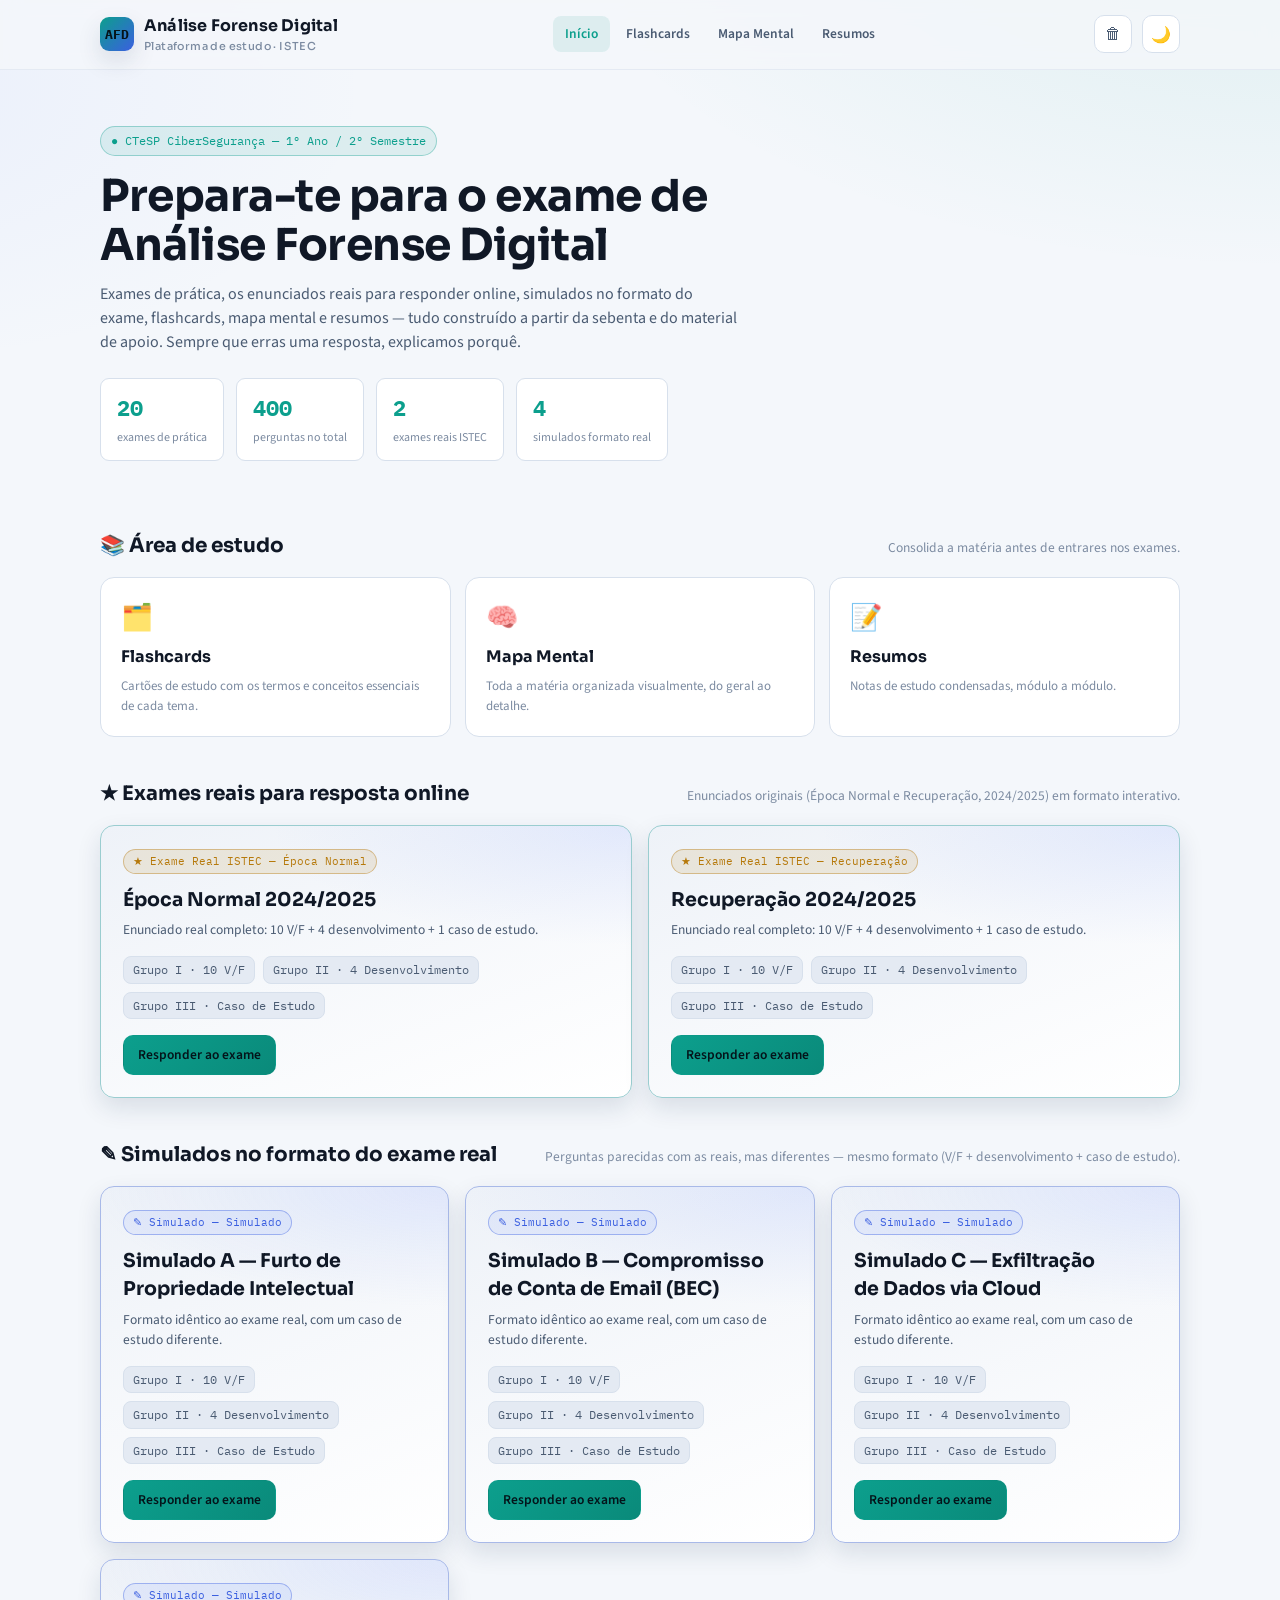
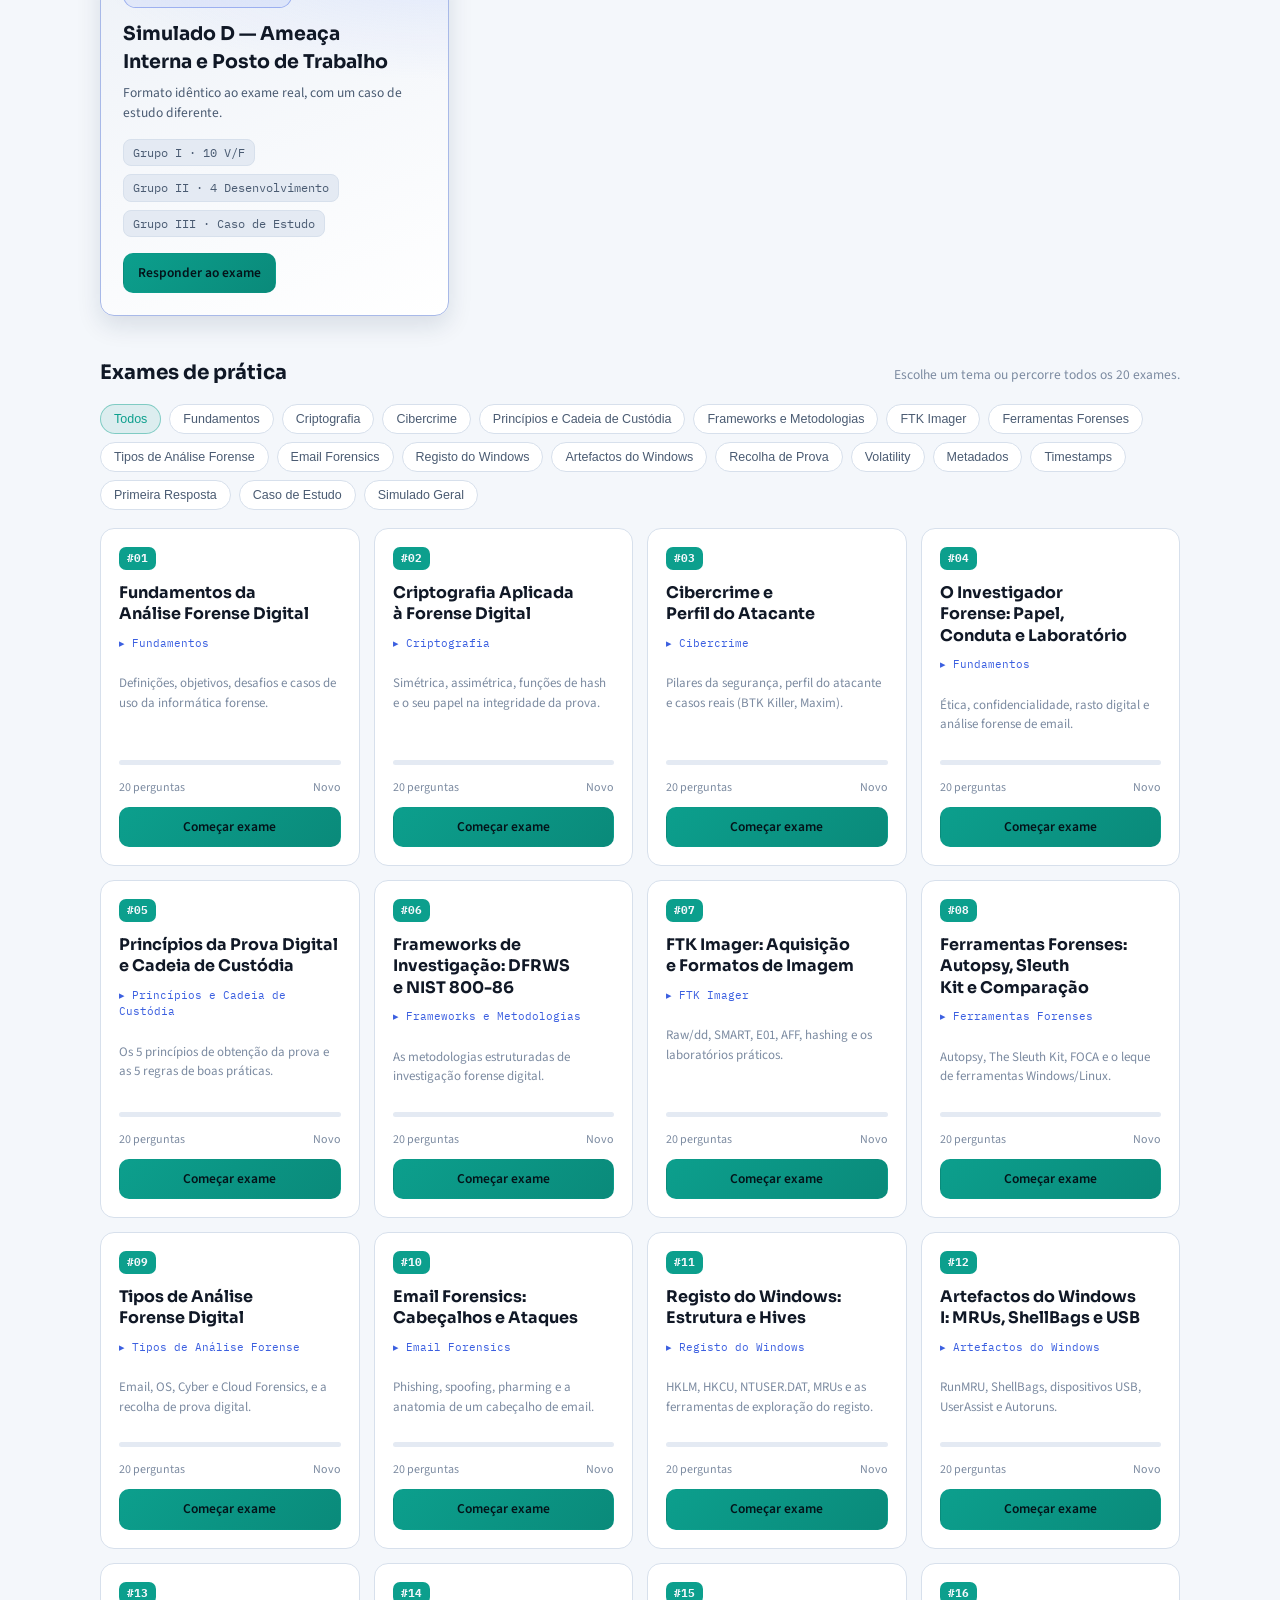
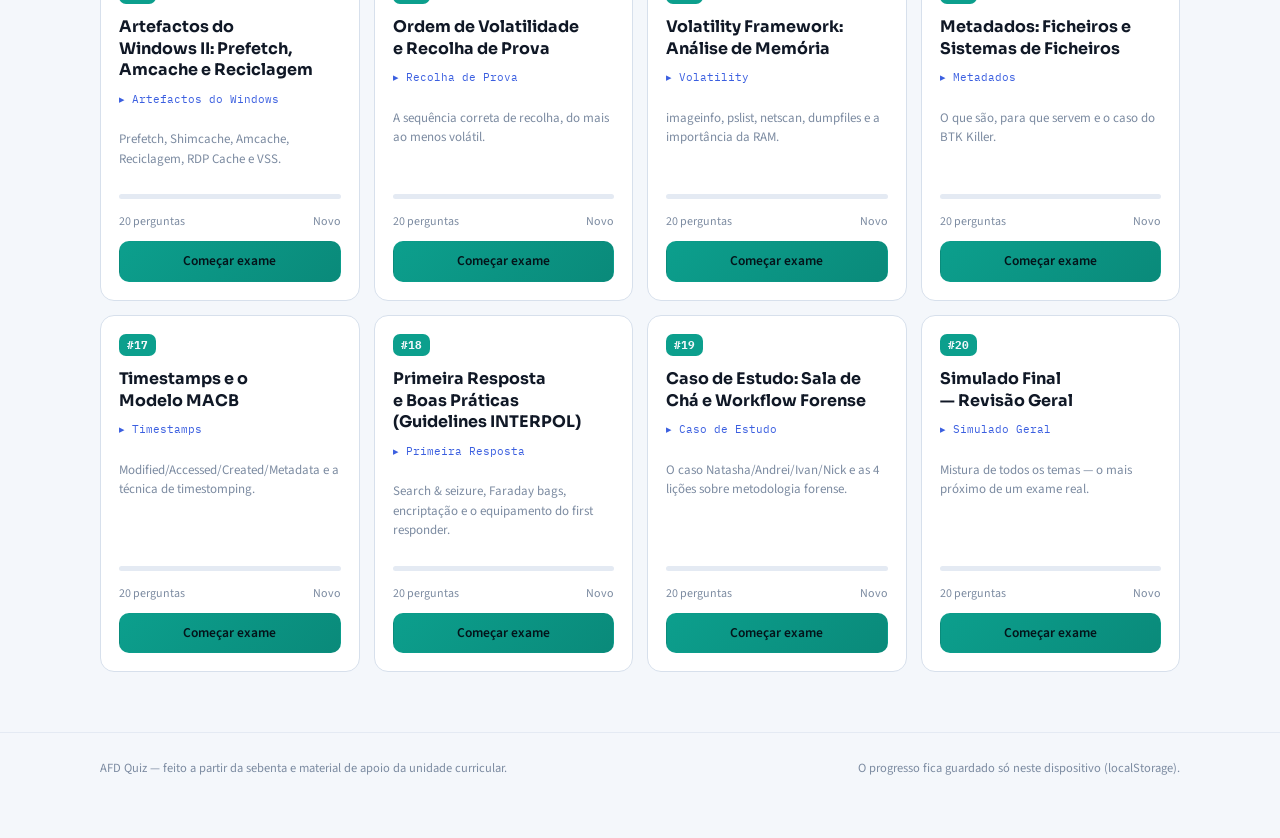
<file: index.html>
<!doctype html>
<html lang="pt-PT">
<head>
  <meta charset="UTF-8" />
  <meta name="viewport" content="width=device-width, initial-scale=1, viewport-fit=cover" />
  <title>AFD Quiz — Análise Forense Digital</title>
  <meta name="description" content="Plataforma de estudo para Análise Forense Digital (ISTEC) — exames de prática, exames reais, simulados, flashcards, mapa mental e resumos." />
  <link rel="icon" href="data:image/svg+xml,%3Csvg xmlns='http://www.w3.org/2000/svg' viewBox='0 0 100 100'%3E%3Crect width='100' height='100' rx='22' fill='%2329e0c9'/%3E%3C/svg%3E" />
  <link rel="stylesheet" href="css/styles.css" />
</head>
<body data-page="home">
  <header class="topbar">
    <div class="topbar-inner">
      <a class="brand" href="index.html">
        <span class="brand-mark">AFD</span>
        <span>
          Análise Forense Digital
          <small>Plataforma de estudo · ISTEC</small>
        </span>
      </a>
      <nav class="nav-links" id="navLinks">
        <a href="index.html">Início</a>
        <a href="flashcards.html">Flashcards</a>
        <a href="mindmap.html">Mapa Mental</a>
        <a href="resumos.html">Resumos</a>
      </nav>
      <div class="topbar-actions">
        <button class="nav-toggle" id="navToggle" title="Menu" aria-label="Menu">☰</button>
        <button class="icon-btn" id="resetProgress" title="Limpar progresso">🗑</button>
        <button class="icon-btn" id="themeToggle" title="Alternar tema">☀️</button>
      </div>
    </div>
  </header>

  <main class="container">
    <section class="hero">
      <span class="eyebrow">● CTeSP CiberSegurança — 1º Ano / 2º Semestre</span>
      <h1>Prepara-te para o exame de<br />Análise Forense Digital</h1>
      <p class="lead">
        Exames de prática, os enunciados reais para responder online, simulados no formato do exame,
        flashcards, mapa mental e resumos — tudo construído a partir da sebenta e do material de apoio.
        Sempre que erras uma resposta, explicamos porquê.
      </p>
      <div class="hero-stats">
        <div class="stat"><b id="statExams">20</b><span>exames de prática</span></div>
        <div class="stat"><b id="statQuestions">400</b><span>perguntas no total</span></div>
        <div class="stat"><b id="statReal">2</b><span>exames reais ISTEC</span></div>
        <div class="stat"><b id="statMock">4</b><span>simulados formato real</span></div>
      </div>
    </section>

    <section class="section">
      <div class="section-head">
        <h2>📚 Área de estudo</h2>
        <p>Consolida a matéria antes de entrares nos exames.</p>
      </div>
      <div class="study-grid">
        <a class="study-tile" href="flashcards.html">
          <span class="ic">🗂️</span>
          <h3>Flashcards</h3>
          <p>Cartões de estudo com os termos e conceitos essenciais de cada tema.</p>
        </a>
        <a class="study-tile" href="mindmap.html">
          <span class="ic">🧠</span>
          <h3>Mapa Mental</h3>
          <p>Toda a matéria organizada visualmente, do geral ao detalhe.</p>
        </a>
        <a class="study-tile" href="resumos.html">
          <span class="ic">📝</span>
          <h3>Resumos</h3>
          <p>Notas de estudo condensadas, módulo a módulo.</p>
        </a>
      </div>
    </section>

    <section class="section">
      <div class="section-head">
        <h2>★ Exames reais para resposta online</h2>
        <p>Enunciados originais (Época Normal e Recuperação, 2024/2025) em formato interativo.</p>
      </div>
      <div class="real-grid" id="realGrid">
        <div class="loading"><span class="spinner"></span>a carregar…</div>
      </div>
    </section>

    <section class="section">
      <div class="section-head">
        <h2>✎ Simulados no formato do exame real</h2>
        <p>Perguntas parecidas com as reais, mas diferentes — mesmo formato (V/F + desenvolvimento + caso de estudo).</p>
      </div>
      <div class="real-grid" id="mockGrid">
        <div class="loading"><span class="spinner"></span>a carregar…</div>
      </div>
    </section>

    <section class="section">
      <div class="section-head">
        <h2>Exames de prática</h2>
        <p>Escolhe um tema ou percorre todos os 20 exames.</p>
      </div>
      <div class="filters" id="topicFilters"></div>
      <div class="grid" id="examGrid">
        <div class="loading"><span class="spinner"></span>a carregar exames…</div>
      </div>
    </section>
  </main>

  <footer>
    <div class="container">
      <span>AFD Quiz — feito a partir da sebenta e material de apoio da unidade curricular.</span>
      <span>O progresso fica guardado só neste dispositivo (localStorage).</span>
    </div>
  </footer>

  <script src="js/data/manifest.js"></script>
  <script src="js/app.js"></script>
</body>
</html>
</file>
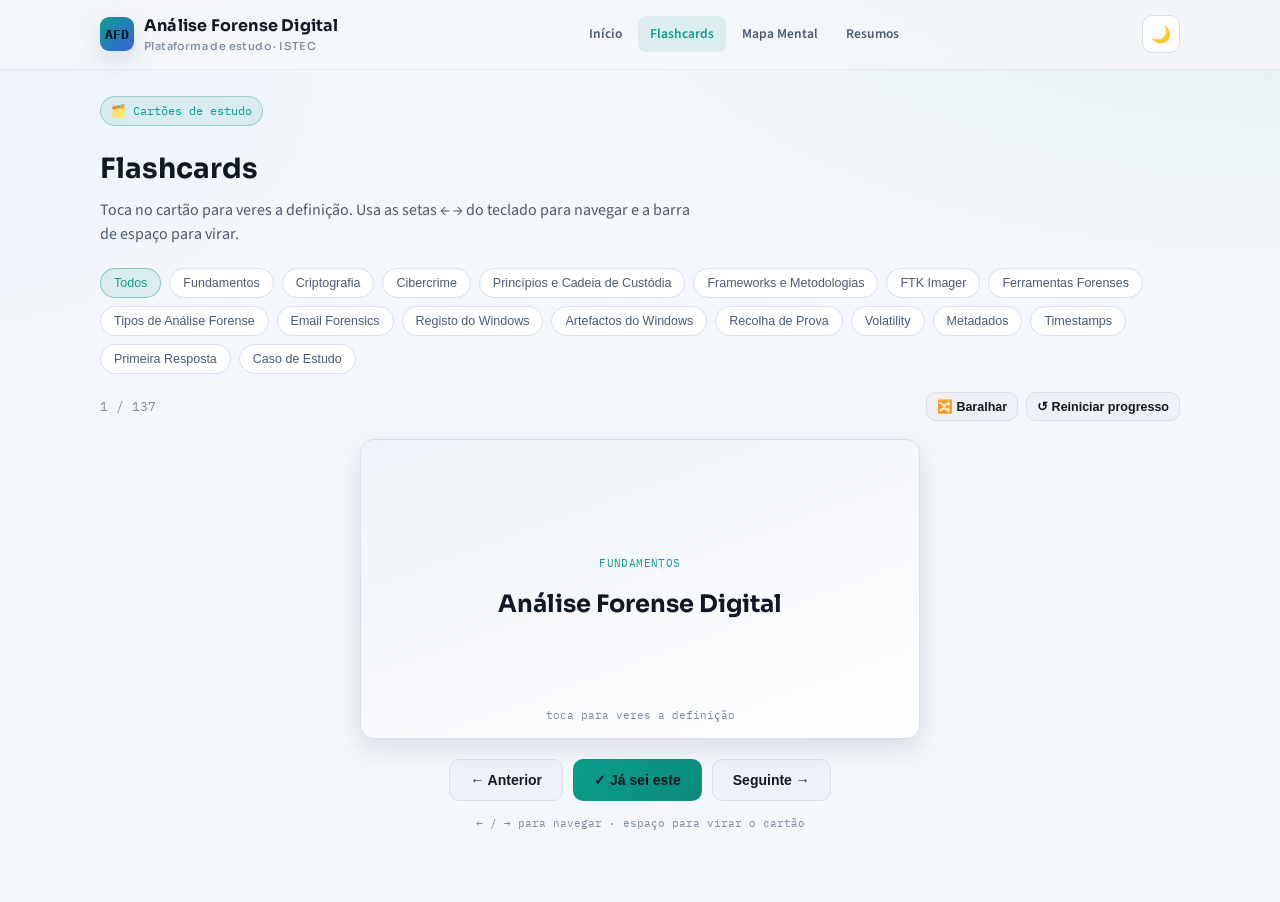
<file: flashcards.html>
<!doctype html>
<html lang="pt-PT">
<head>
  <meta charset="UTF-8" />
  <meta name="viewport" content="width=device-width, initial-scale=1, viewport-fit=cover" />
  <title>Flashcards — AFD Quiz</title>
  <meta name="description" content="Cartões de estudo para memorizar rapidamente os termos e conceitos de Análise Forense Digital." />
  <link rel="icon" href="data:image/svg+xml,%3Csvg xmlns='http://www.w3.org/2000/svg' viewBox='0 0 100 100'%3E%3Crect width='100' height='100' rx='22' fill='%2329e0c9'/%3E%3C/svg%3E" />
  <link rel="stylesheet" href="css/styles.css" />
</head>
<body data-page="flashcards">
  <header class="topbar">
    <div class="topbar-inner">
      <a class="brand" href="index.html">
        <span class="brand-mark">AFD</span>
        <span>
          Análise Forense Digital
          <small>Plataforma de estudo · ISTEC</small>
        </span>
      </a>
      <nav class="nav-links" id="navLinks">
        <a href="index.html">Início</a>
        <a href="flashcards.html">Flashcards</a>
        <a href="mindmap.html">Mapa Mental</a>
        <a href="resumos.html">Resumos</a>
      </nav>
      <div class="topbar-actions">
        <button class="nav-toggle" id="navToggle" title="Menu" aria-label="Menu">☰</button>
        <button class="icon-btn" id="themeToggle" title="Alternar tema">☀️</button>
      </div>
    </div>
  </header>

  <main class="container" style="padding-top:26px;padding-bottom:60px">
    <span class="eyebrow">🗂️ Cartões de estudo</span>
    <h1 style="font-size:28px;margin:6px 0 8px">Flashcards</h1>
    <p style="color:var(--text-dim);max-width:600px;margin:0 0 22px">
      Toca no cartão para veres a definição. Usa as setas ← → do teclado para navegar e a barra de espaço para virar.
    </p>

    <div class="flash-filters" id="flashFilters"></div>

    <div class="flash-toolbar">
      <span class="flash-progress" id="flashProgress">0 / 0</span>
      <div style="display:flex;gap:8px">
        <button class="btn btn-sm" id="flashShuffle">🔀 Baralhar</button>
        <button class="btn btn-sm" id="flashResetKnown">↺ Reiniciar progresso</button>
      </div>
    </div>

    <div class="flash-stage" id="flashStage">
      <div class="loading"><span class="spinner"></span>a carregar cartões…</div>
    </div>

    <div class="flash-nav">
      <button class="btn btn-lg" id="flashPrev">← Anterior</button>
      <button class="btn btn-lg btn-primary" id="flashKnown">✓ Já sei este</button>
      <button class="btn btn-lg" id="flashNext">Seguinte →</button>
    </div>
    <p class="flash-kbd">← / → para navegar · espaço para virar o cartão</p>
  </main>

  <script src="js/app.js"></script>
</body>
</html>
</file>
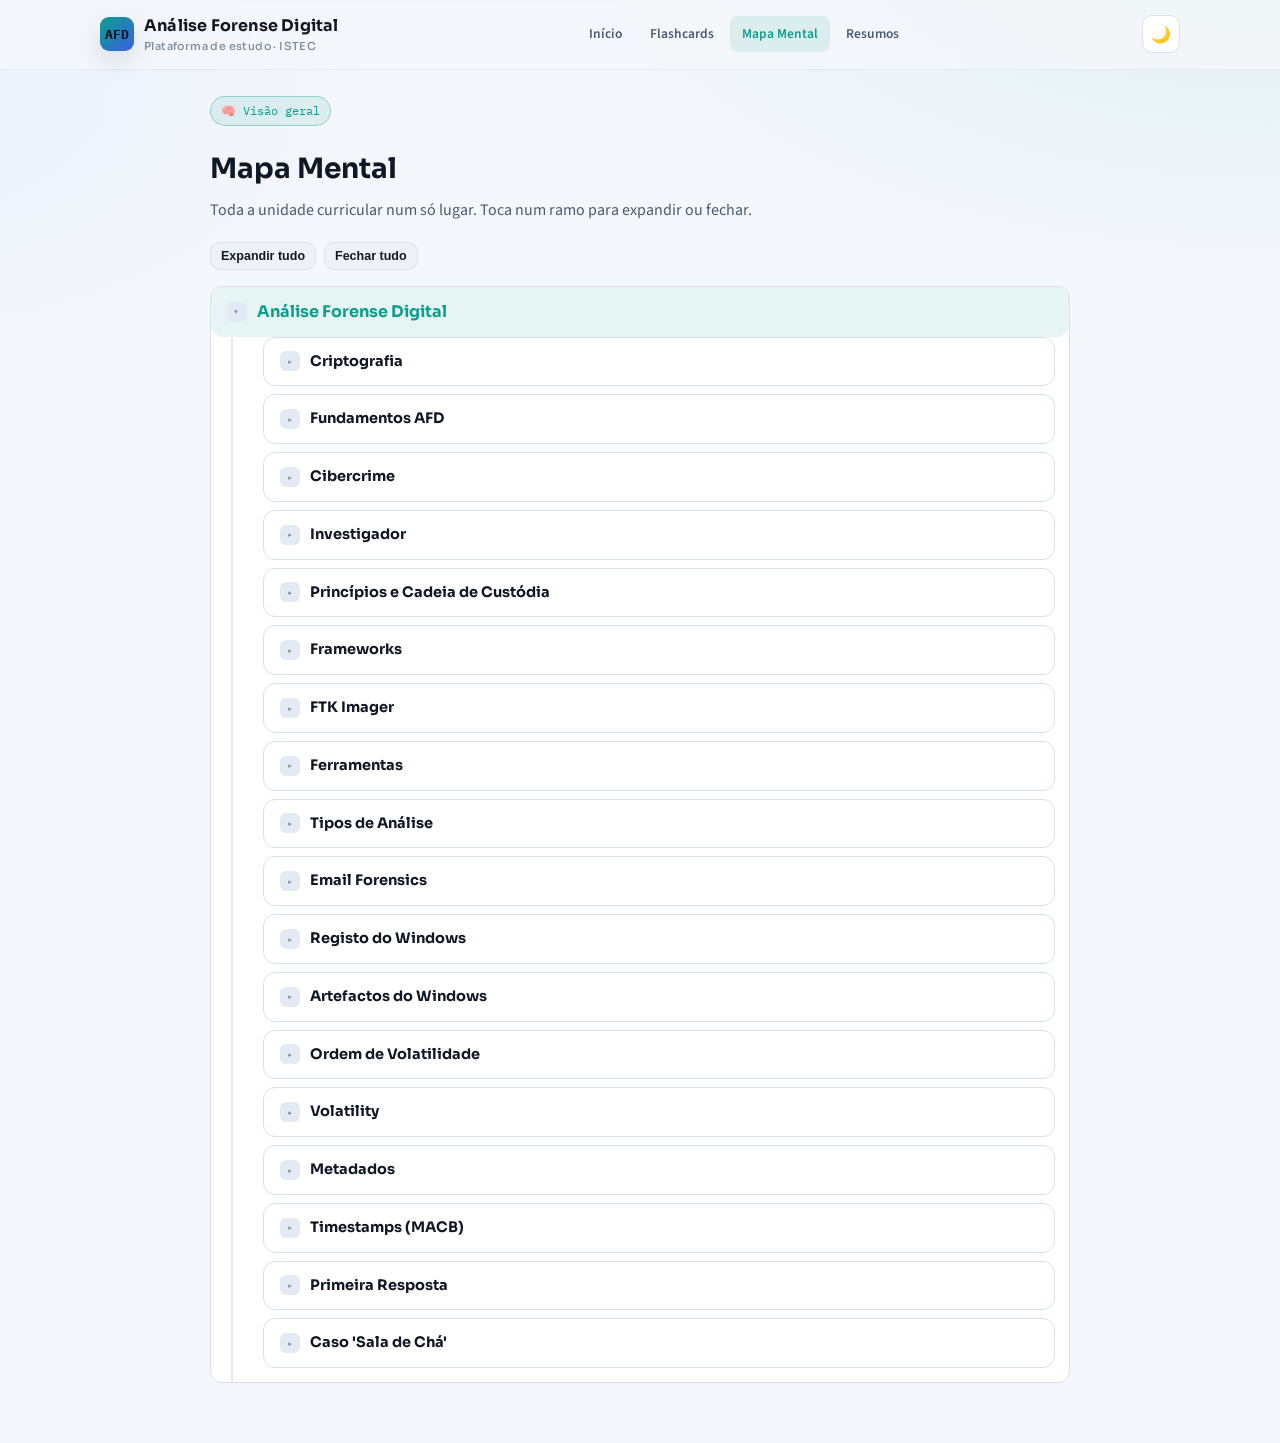
<file: mindmap.html>
<!doctype html>
<html lang="pt-PT">
<head>
  <meta charset="UTF-8" />
  <meta name="viewport" content="width=device-width, initial-scale=1, viewport-fit=cover" />
  <title>Mapa Mental — AFD Quiz</title>
  <meta name="description" content="Mapa mental interativo de toda a matéria de Análise Forense Digital." />
  <link rel="icon" href="data:image/svg+xml,%3Csvg xmlns='http://www.w3.org/2000/svg' viewBox='0 0 100 100'%3E%3Crect width='100' height='100' rx='22' fill='%2329e0c9'/%3E%3C/svg%3E" />
  <link rel="stylesheet" href="css/styles.css" />
</head>
<body data-page="mindmap">
  <header class="topbar">
    <div class="topbar-inner">
      <a class="brand" href="index.html">
        <span class="brand-mark">AFD</span>
        <span>
          Análise Forense Digital
          <small>Plataforma de estudo · ISTEC</small>
        </span>
      </a>
      <nav class="nav-links" id="navLinks">
        <a href="index.html">Início</a>
        <a href="flashcards.html">Flashcards</a>
        <a href="mindmap.html">Mapa Mental</a>
        <a href="resumos.html">Resumos</a>
      </nav>
      <div class="topbar-actions">
        <button class="nav-toggle" id="navToggle" title="Menu" aria-label="Menu">☰</button>
        <button class="icon-btn" id="themeToggle" title="Alternar tema">☀️</button>
      </div>
    </div>
  </header>

  <main class="container" style="padding-top:26px;padding-bottom:60px;max-width:900px">
    <span class="eyebrow">🧠 Visão geral</span>
    <h1 style="font-size:28px;margin:6px 0 8px">Mapa Mental</h1>
    <p style="color:var(--text-dim);max-width:600px;margin:0 0 20px">
      Toda a unidade curricular num só lugar. Toca num ramo para expandir ou fechar.
    </p>

    <div class="mindmap-controls">
      <button class="btn btn-sm" id="mmExpandAll">Expandir tudo</button>
      <button class="btn btn-sm" id="mmCollapseAll">Fechar tudo</button>
    </div>

    <div class="mindmap-root" id="mindmapRoot">
      <div class="loading"><span class="spinner"></span>a carregar mapa…</div>
    </div>
  </main>

  <script src="js/app.js"></script>
</body>
</html>
</file>
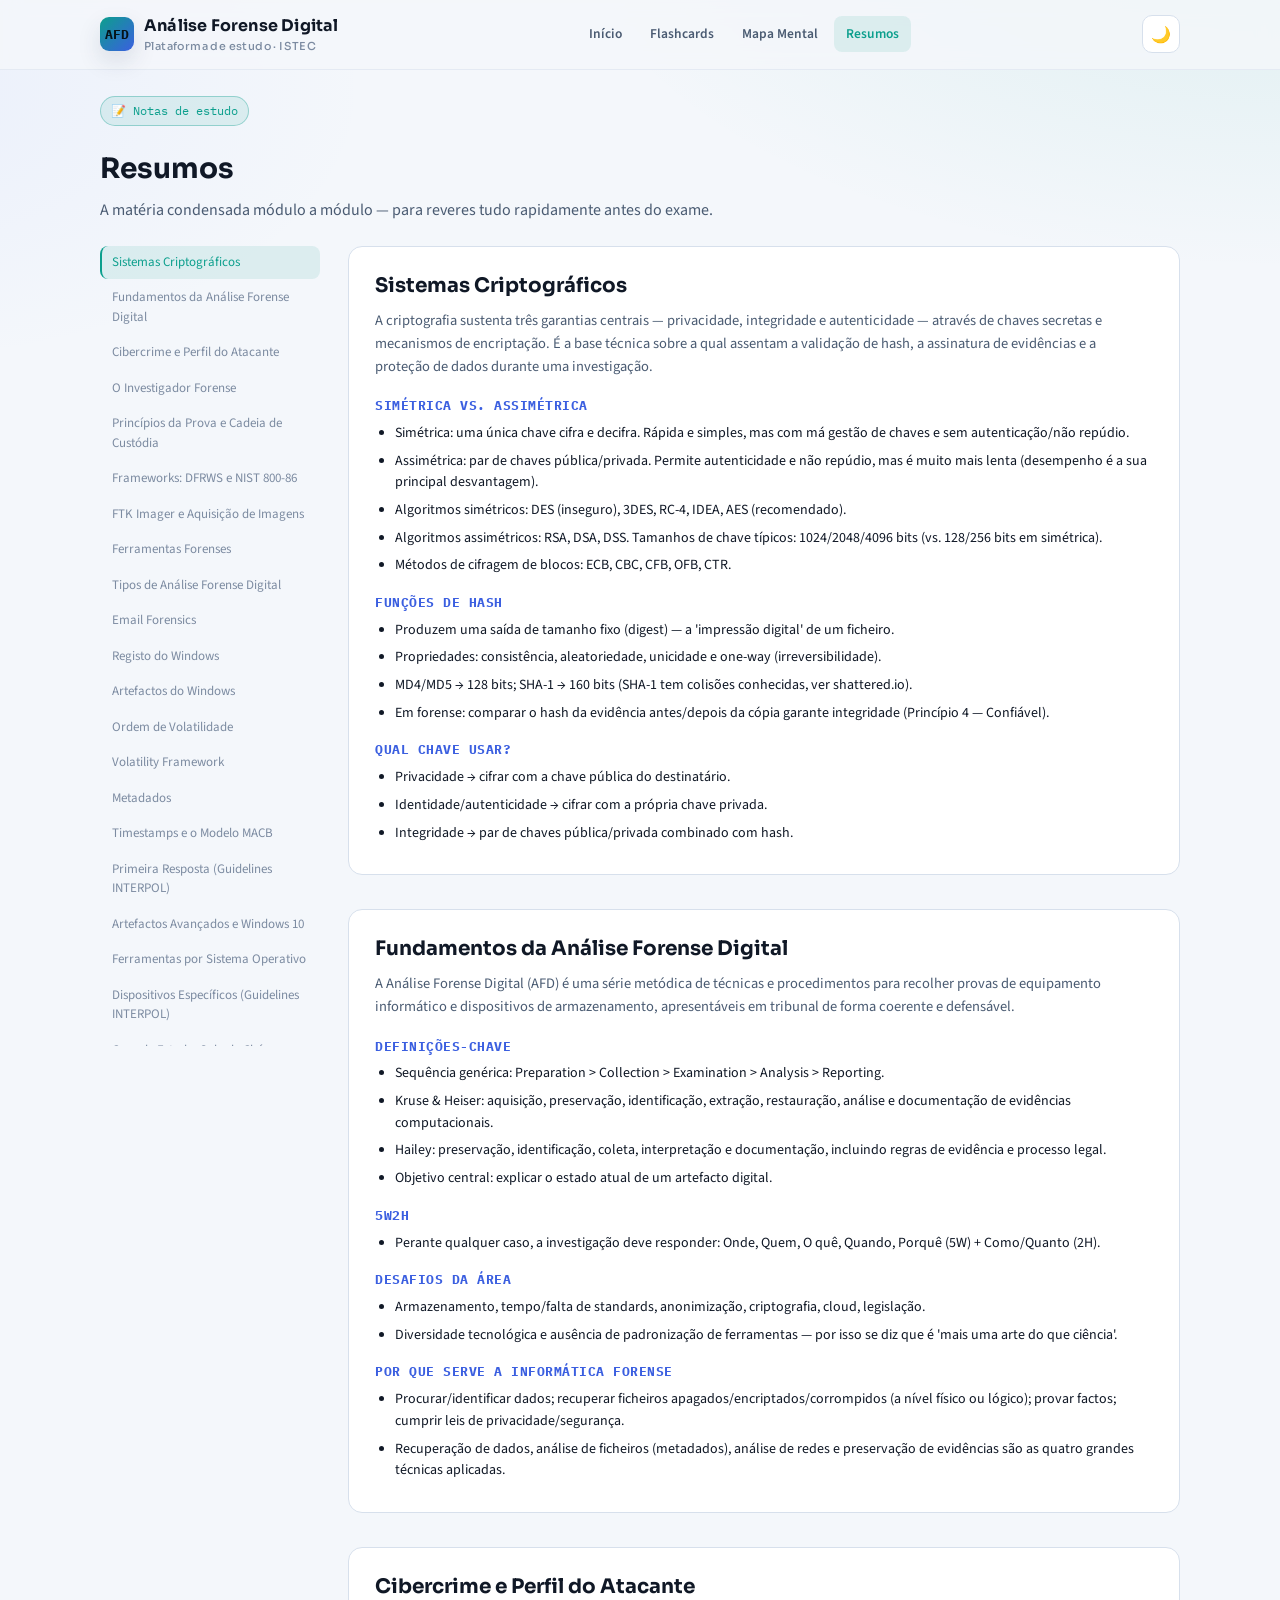
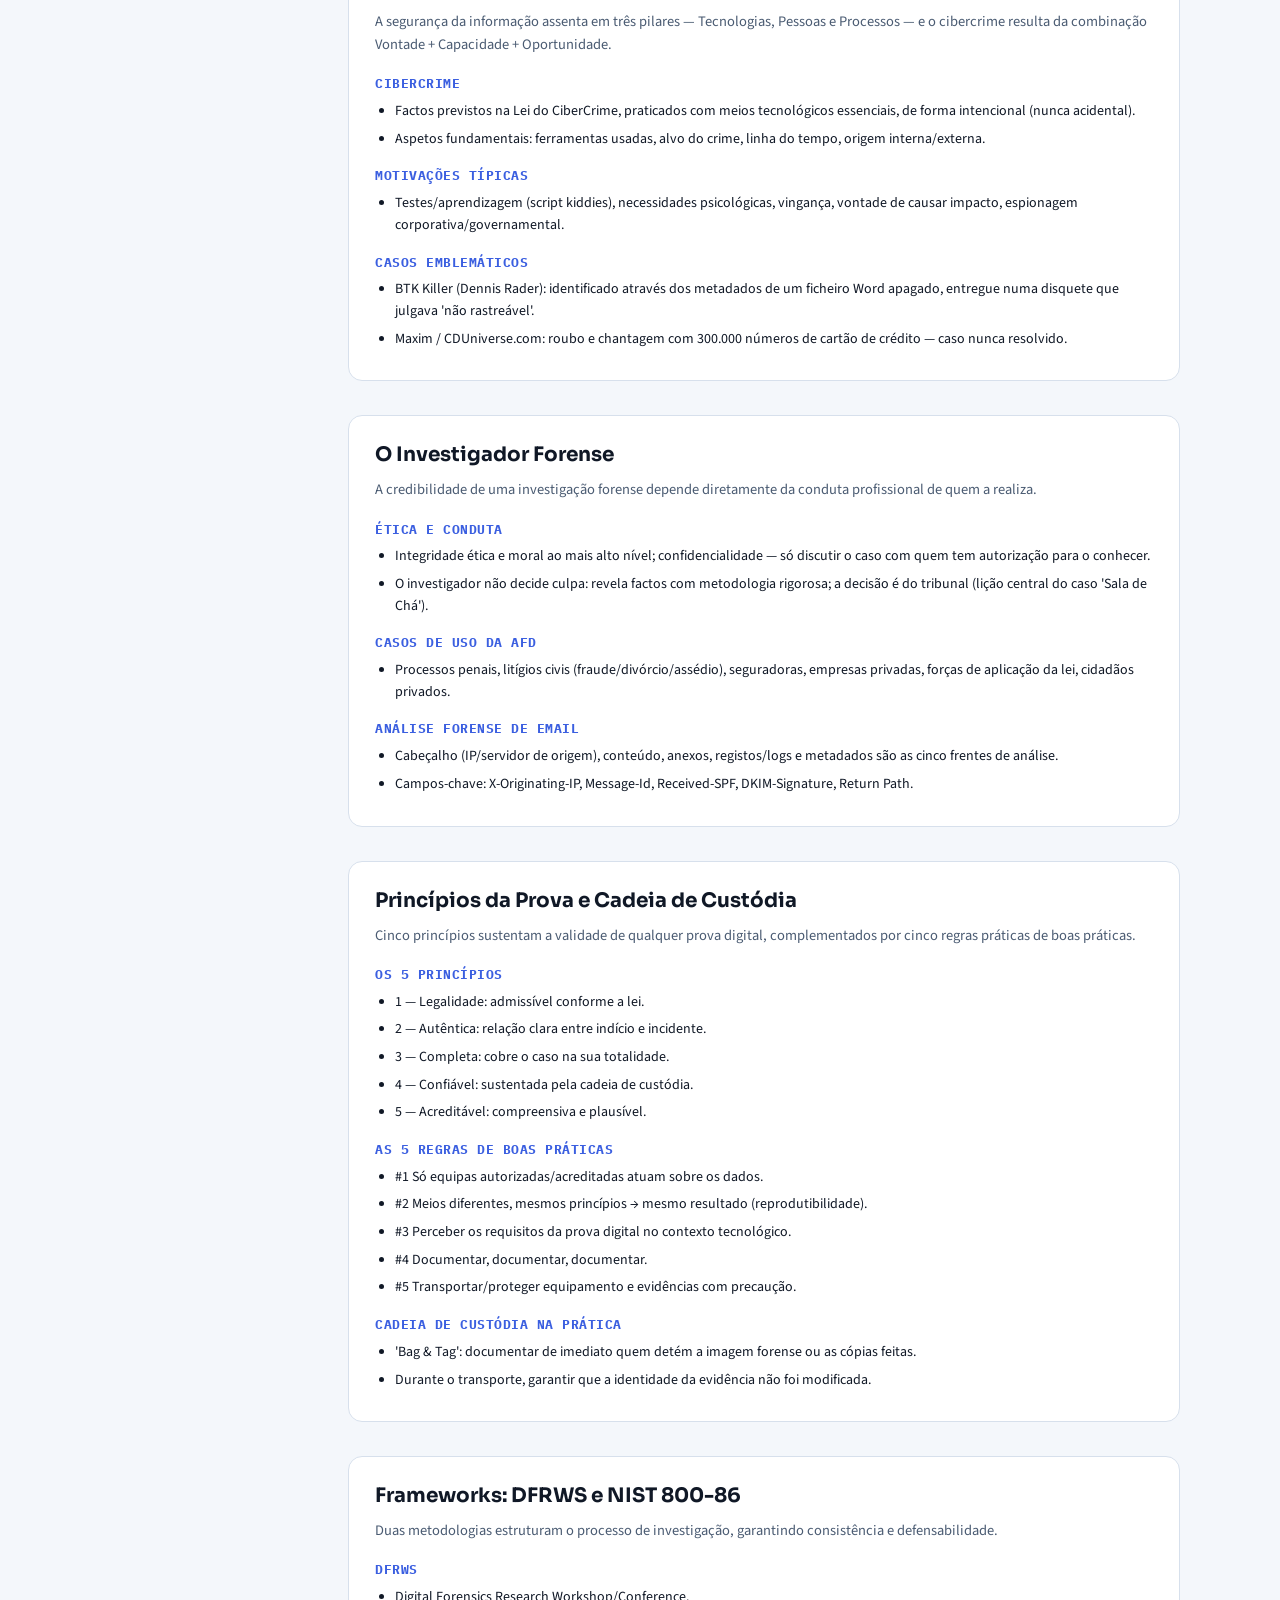
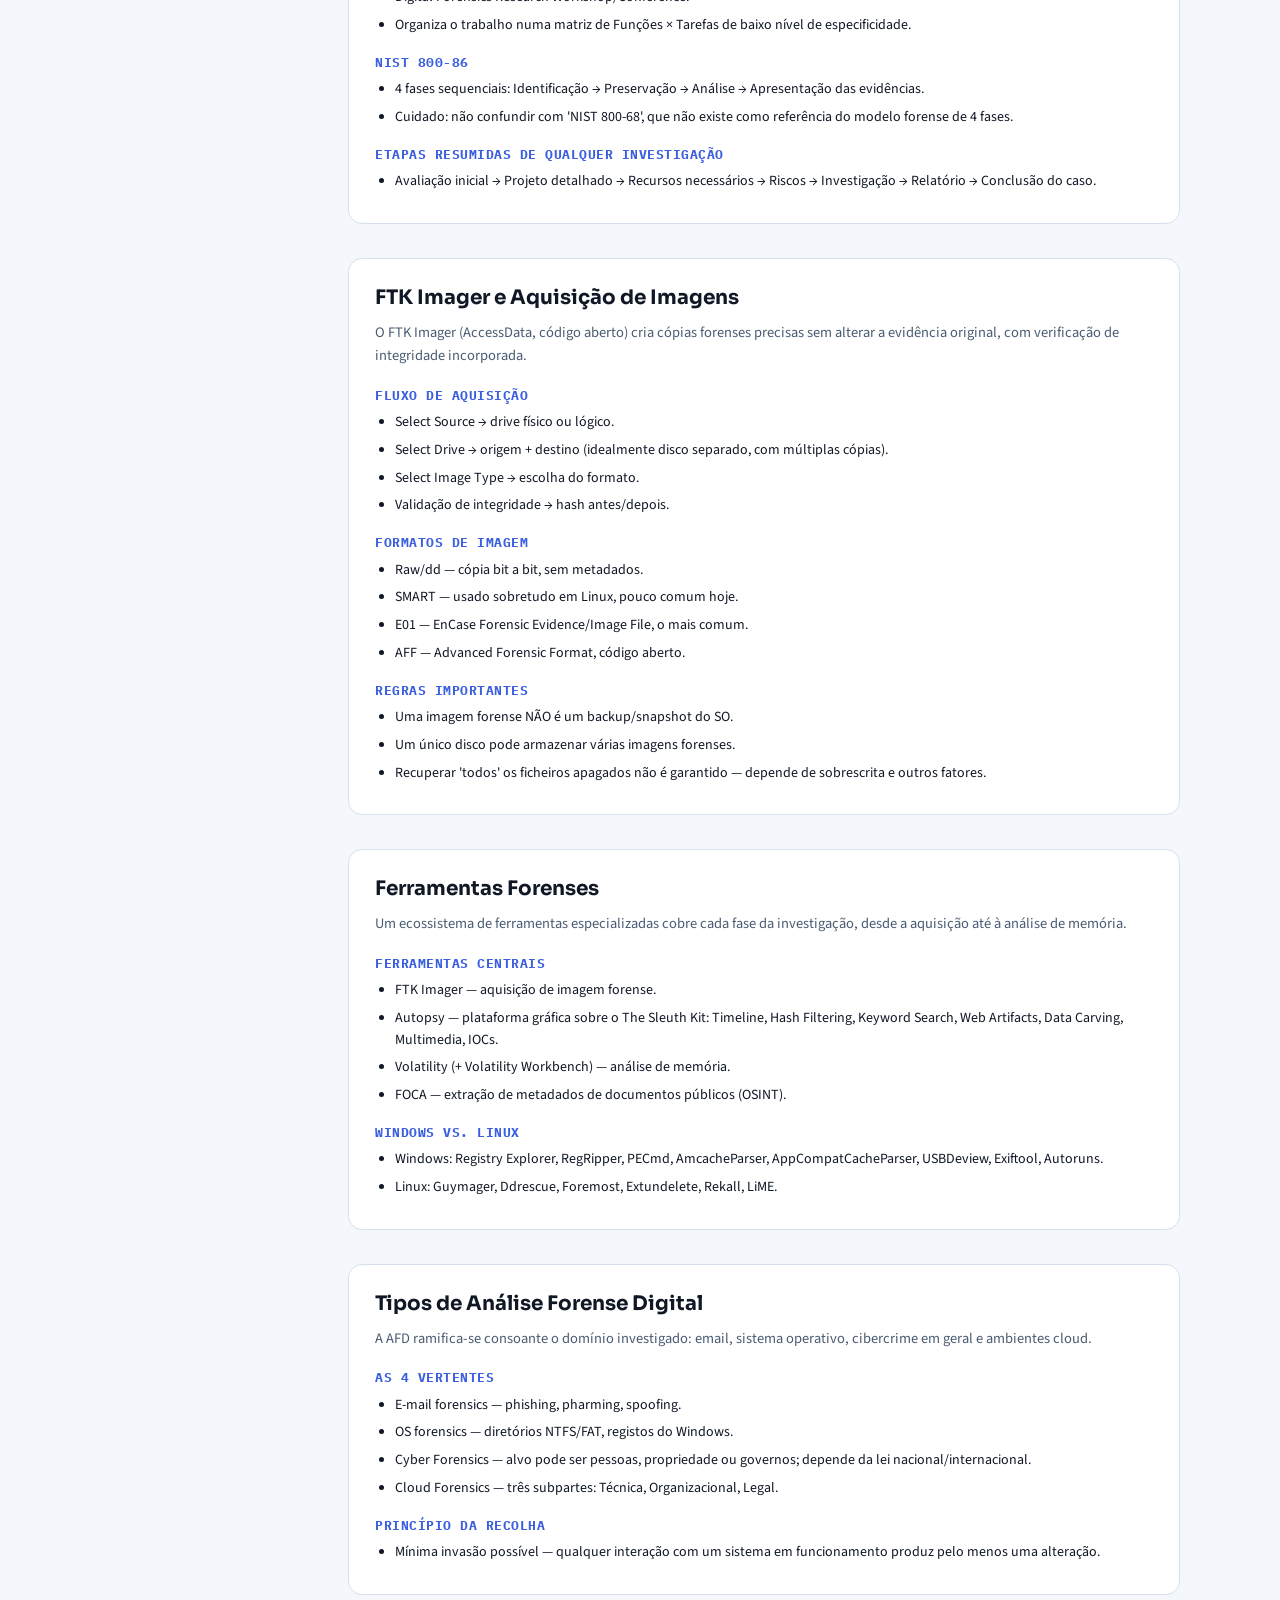
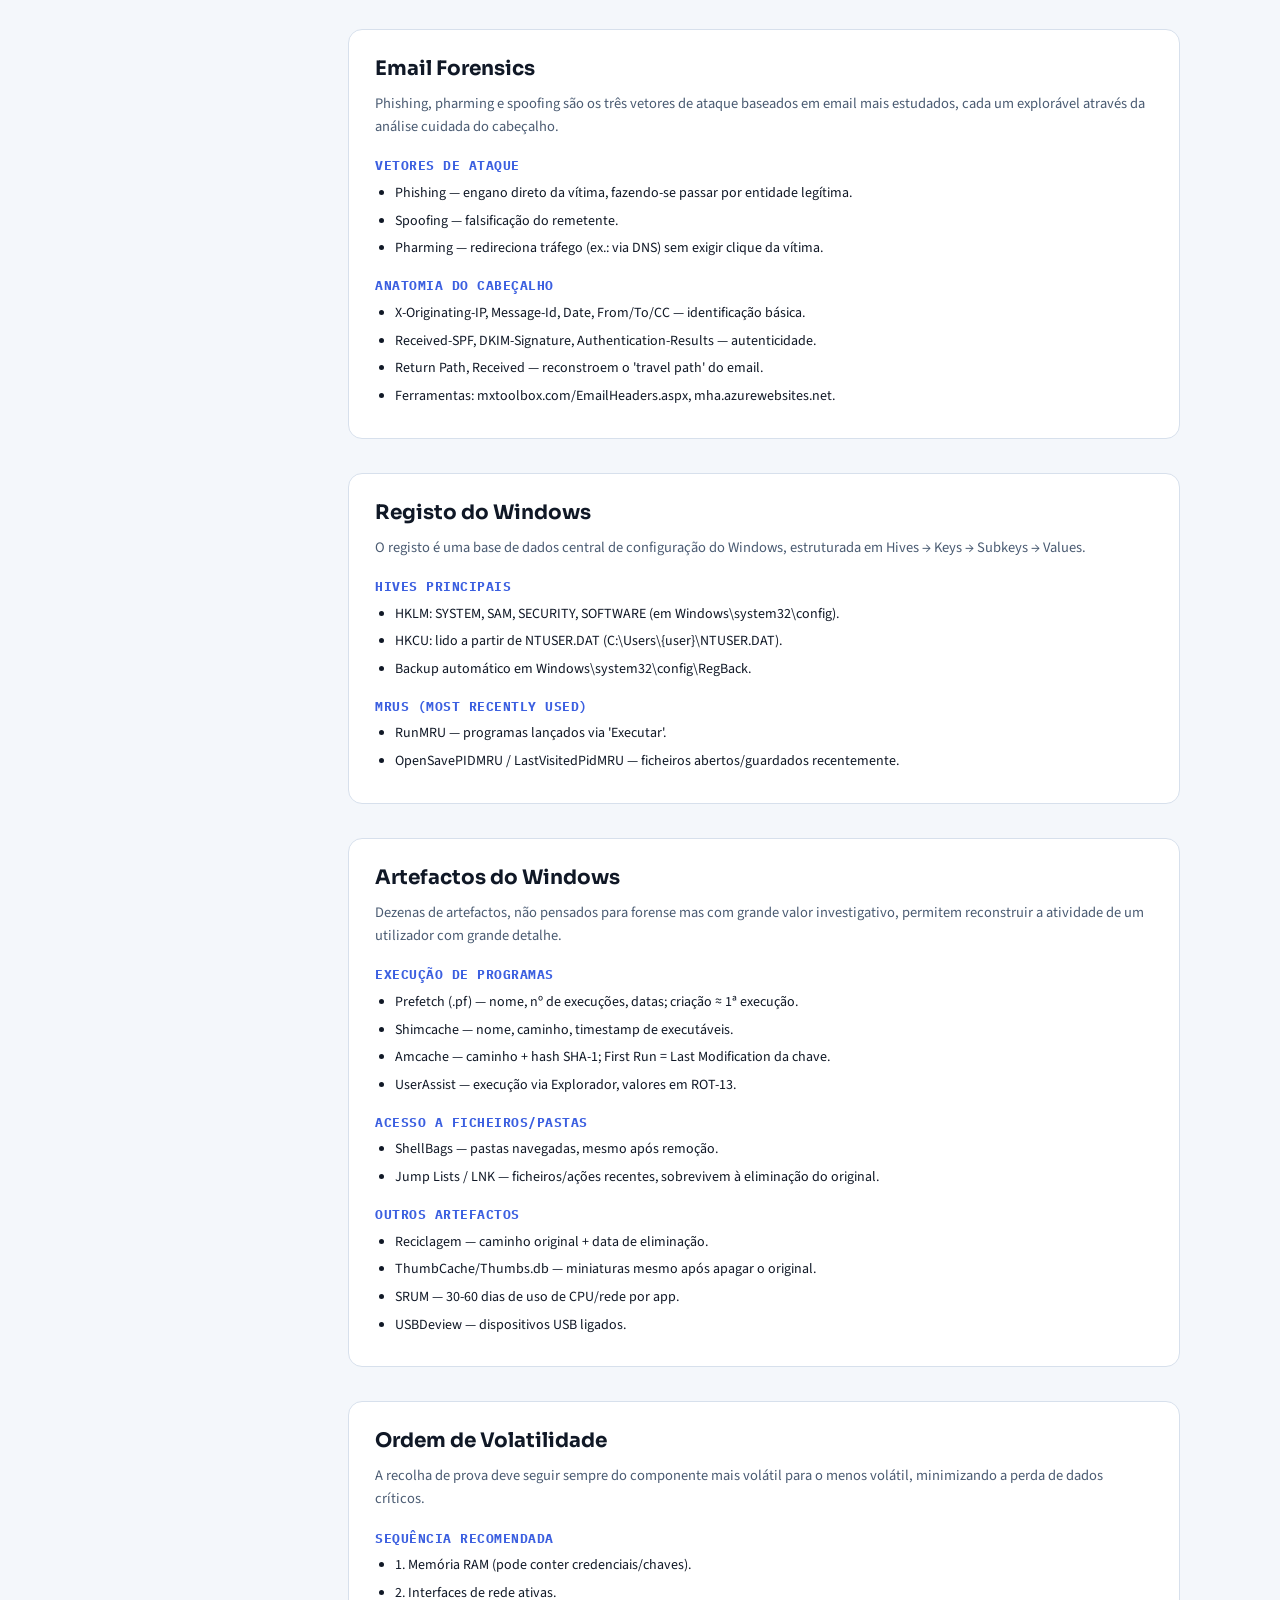
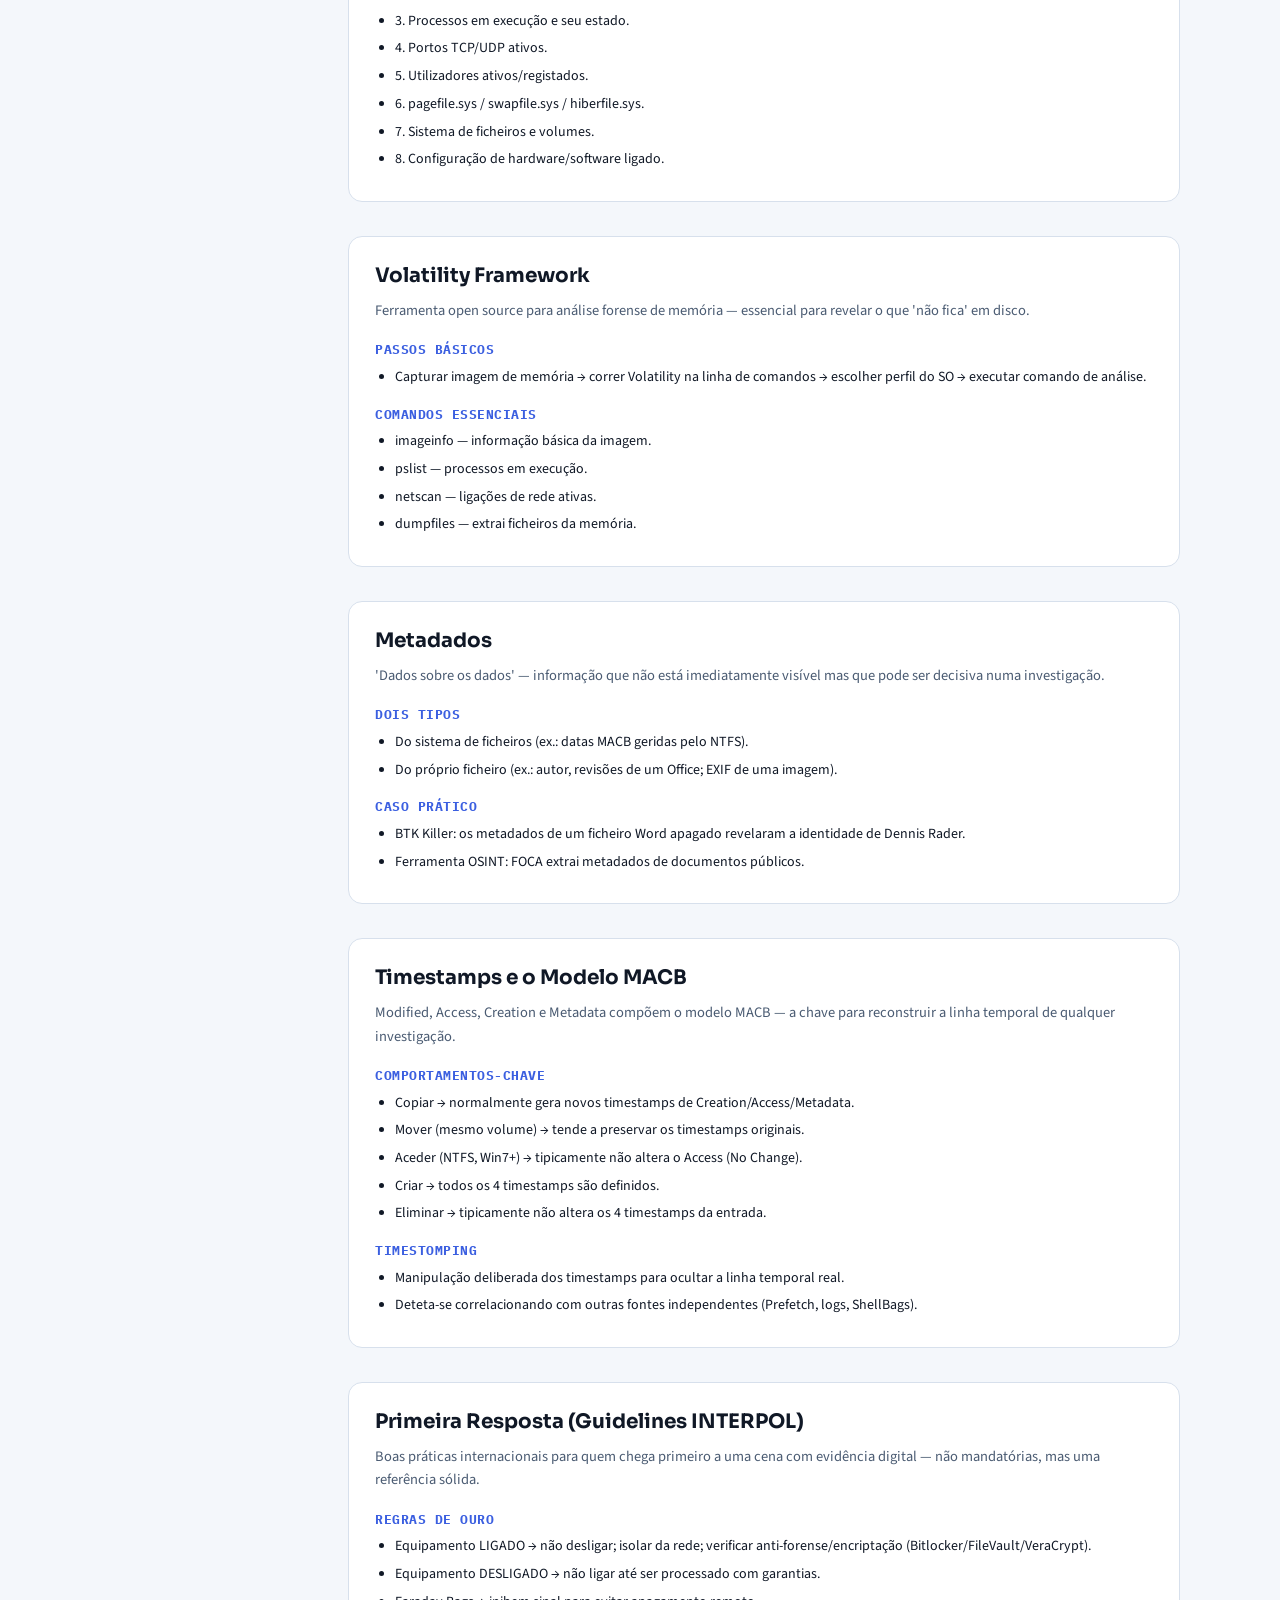
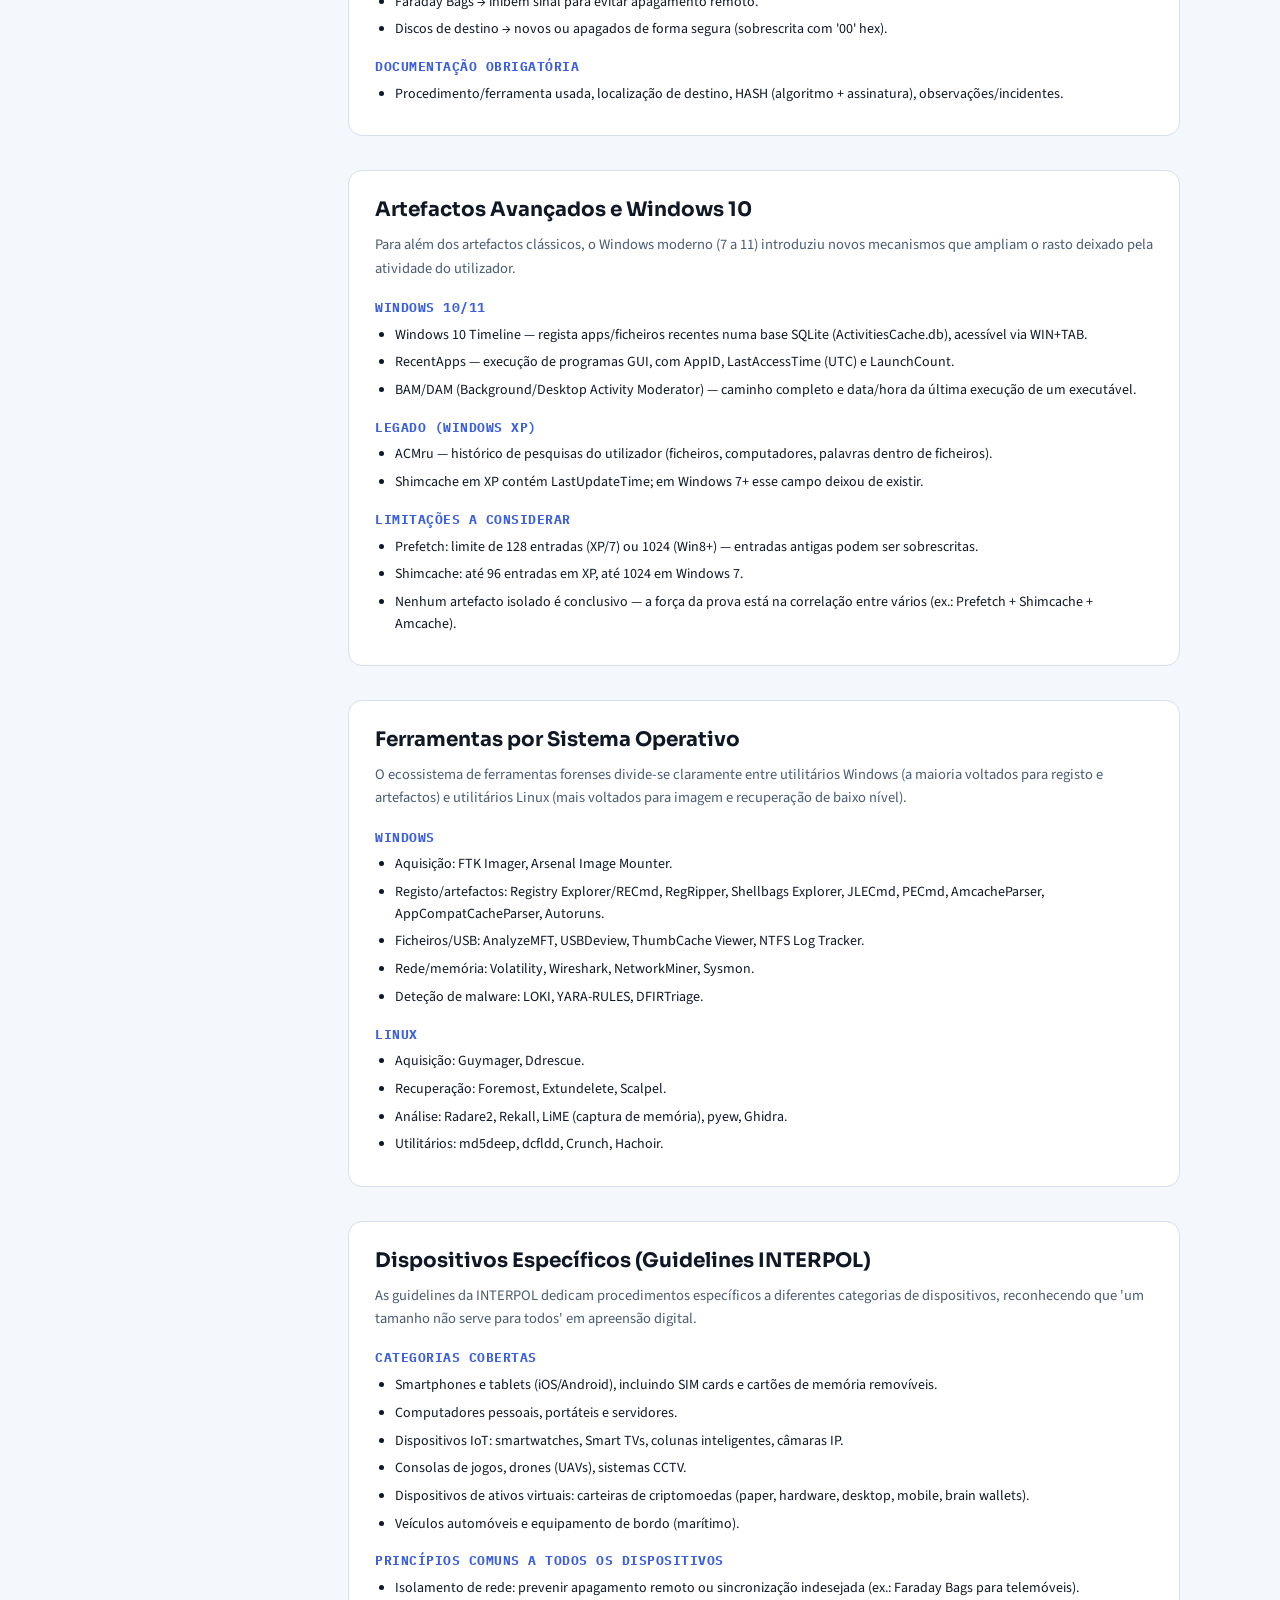
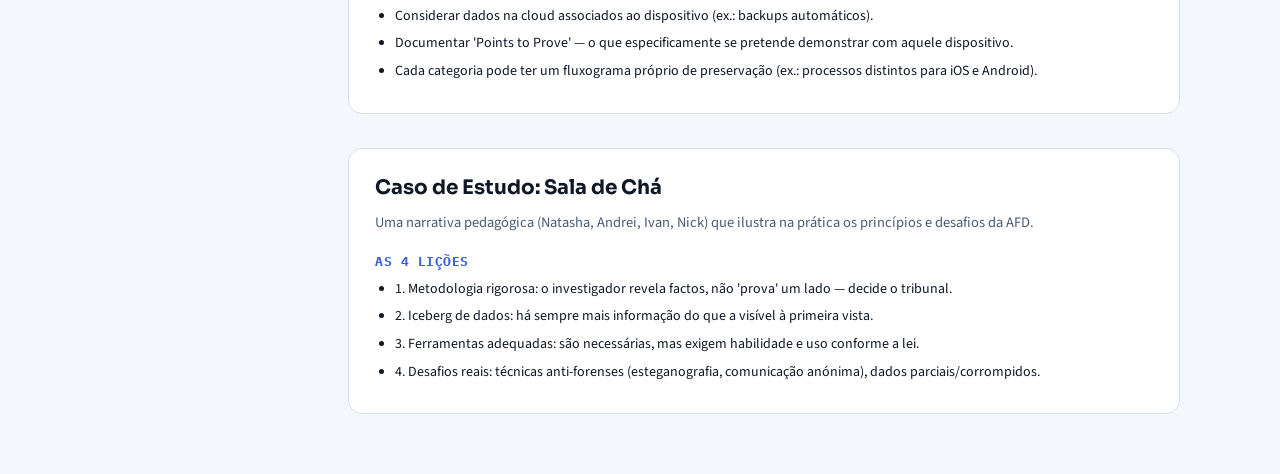
<file: resumos.html>
<!doctype html>
<html lang="pt-PT">
<head>
  <meta charset="UTF-8" />
  <meta name="viewport" content="width=device-width, initial-scale=1, viewport-fit=cover" />
  <title>Resumos — AFD Quiz</title>
  <meta name="description" content="Resumos de estudo, módulo a módulo, de Análise Forense Digital." />
  <link rel="icon" href="data:image/svg+xml,%3Csvg xmlns='http://www.w3.org/2000/svg' viewBox='0 0 100 100'%3E%3Crect width='100' height='100' rx='22' fill='%2329e0c9'/%3E%3C/svg%3E" />
  <link rel="stylesheet" href="css/styles.css" />
</head>
<body data-page="resumos">
  <header class="topbar">
    <div class="topbar-inner">
      <a class="brand" href="index.html">
        <span class="brand-mark">AFD</span>
        <span>
          Análise Forense Digital
          <small>Plataforma de estudo · ISTEC</small>
        </span>
      </a>
      <nav class="nav-links" id="navLinks">
        <a href="index.html">Início</a>
        <a href="flashcards.html">Flashcards</a>
        <a href="mindmap.html">Mapa Mental</a>
        <a href="resumos.html">Resumos</a>
      </nav>
      <div class="topbar-actions">
        <button class="nav-toggle" id="navToggle" title="Menu" aria-label="Menu">☰</button>
        <button class="icon-btn" id="themeToggle" title="Alternar tema">☀️</button>
      </div>
    </div>
  </header>

  <main class="container" style="padding-top:26px;padding-bottom:60px">
    <span class="eyebrow">📝 Notas de estudo</span>
    <h1 style="font-size:28px;margin:6px 0 8px">Resumos</h1>
    <p style="color:var(--text-dim);max-width:640px;margin:0 0 24px">
      A matéria condensada módulo a módulo — para reveres tudo rapidamente antes do exame.
    </p>

    <div class="resumo-layout">
      <nav class="resumo-toc" id="resumoToc"></nav>
      <article class="resumo-article" id="resumoArticle">
        <div class="loading"><span class="spinner"></span>a carregar resumos…</div>
      </article>
    </div>
  </main>

  <script src="js/app.js"></script>
</body>
</html>
</file>
<file: css/styles.css>
/* ==========================================================================
   AFD Quiz — Análise Forense Digital
   Design: tema "forense digital" — escuro por omissão, claro opcional.
   Tipografia: Sora (títulos) + Source Sans 3 (corpo) + IBM Plex Mono (dados/código).
   ========================================================================== */

@import url("https://fonts.googleapis.com/css2?family=Sora:wght@500;600;700;800&family=Source+Sans+3:wght@400;500;600;700&family=IBM+Plex+Mono:wght@400;500;600&display=swap");

:root {
  --bg: #0b0f14;
  --bg-elev-1: #111823;
  --bg-elev-2: #16202e;
  --bg-elev-3: #1c2b3d;
  --border: #23334a;
  --border-soft: #1a2636;
  --text: #e7edf5;
  --text-dim: #9db0c7;
  --text-faint: #6b7d94;
  --accent: #29e0c9;
  --accent-strong: #17c9b2;
  --accent-soft: rgba(41, 224, 201, 0.14);
  --accent-2: #7c9bff;
  --good: #34d399;
  --good-bg: rgba(52, 211, 153, 0.12);
  --bad: #fb7185;
  --bad-bg: rgba(251, 113, 133, 0.12);
  --warn: #fbbf24;
  --warn-bg: rgba(251, 191, 36, 0.12);
  --shadow: 0 10px 30px rgba(0, 0, 0, 0.35);
  --radius: 14px;
  --radius-sm: 9px;
  --mono: "IBM Plex Mono", "SFMono-Regular", Consolas, "Liberation Mono", Menlo, monospace;
  --sans: "Source Sans 3", -apple-system, BlinkMacSystemFont, "Segoe UI", Roboto, "Helvetica Neue", Arial, sans-serif;
  --display: "Sora", "Source Sans 3", -apple-system, BlinkMacSystemFont, "Segoe UI", Roboto, sans-serif;
  color-scheme: dark;
}

:root[data-theme="light"] {
  --bg: #f4f7fb;
  --bg-elev-1: #ffffff;
  --bg-elev-2: #eef2f8;
  --bg-elev-3: #e4eaf3;
  --border: #d7e0ec;
  --border-soft: #e4eaf3;
  --text: #101826;
  --text-dim: #4a5b72;
  --text-faint: #7c8ba1;
  --accent: #0c9f8d;
  --accent-strong: #0a8a7a;
  --accent-soft: rgba(12, 159, 141, 0.1);
  --accent-2: #3b5fe0;
  --good: #0f9d63;
  --good-bg: rgba(15, 157, 99, 0.1);
  --bad: #e0324a;
  --bad-bg: rgba(224, 50, 74, 0.1);
  --warn: #b6790a;
  --warn-bg: rgba(182, 121, 10, 0.12);
  --shadow: 0 10px 24px rgba(20, 40, 70, 0.12);
  color-scheme: light;
}

@media (prefers-color-scheme: light) {
  :root:not([data-theme="dark"]) {
    --bg: #f4f7fb;
    --bg-elev-1: #ffffff;
    --bg-elev-2: #eef2f8;
    --bg-elev-3: #e4eaf3;
    --border: #d7e0ec;
    --border-soft: #e4eaf3;
    --text: #101826;
    --text-dim: #4a5b72;
    --text-faint: #7c8ba1;
    --accent: #0c9f8d;
    --accent-strong: #0a8a7a;
    --accent-soft: rgba(12, 159, 141, 0.1);
    --accent-2: #3b5fe0;
    --good: #0f9d63;
    --good-bg: rgba(15, 157, 99, 0.1);
    --bad: #e0324a;
    --bad-bg: rgba(224, 50, 74, 0.1);
    --warn: #b6790a;
    --warn-bg: rgba(182, 121, 10, 0.12);
    --shadow: 0 10px 24px rgba(20, 40, 70, 0.12);
    color-scheme: light;
  }
}

* { box-sizing: border-box; }
html { scroll-behavior: smooth; }

body {
  margin: 0;
  background: var(--bg);
  color: var(--text);
  font-family: var(--sans);
  line-height: 1.5;
  -webkit-font-smoothing: antialiased;
  background-image:
    radial-gradient(1200px 600px at 100% -10%, var(--accent-soft), transparent 60%),
    radial-gradient(900px 500px at -10% 10%, rgba(124, 155, 255, 0.08), transparent 55%);
  background-attachment: fixed;
}

a { color: var(--accent); text-decoration: none; }
a:hover { text-decoration: underline; }

h1, h2, h3, h4, .brand, .card h3, .real-card h3, .exam-title, .q-text {
  font-family: var(--display);
  text-wrap: balance;
}

:focus-visible {
  outline: 2px solid var(--accent);
  outline-offset: 2px;
}

.container {
  max-width: 1120px;
  margin: 0 auto;
  padding: 0 20px;
}

/* ---------- Top bar ---------- */
.topbar {
  position: sticky;
  top: 0;
  z-index: 40;
  backdrop-filter: blur(10px);
  background: color-mix(in srgb, var(--bg) 82%, transparent);
  border-bottom: 1px solid var(--border-soft);
}
.topbar-inner {
  display: flex;
  align-items: center;
  justify-content: space-between;
  padding: 14px 20px;
  max-width: 1120px;
  margin: 0 auto;
  position: relative;
  gap: 10px;
}
.brand {
  display: flex;
  align-items: center;
  gap: 10px;
  font-weight: 700;
  letter-spacing: 0.2px;
  color: var(--text);
}
.brand-mark {
  width: 34px; height: 34px;
  border-radius: 9px;
  display: grid;
  place-items: center;
  background: linear-gradient(135deg, var(--accent), var(--accent-2));
  color: #05131a;
  font-family: var(--mono);
  font-weight: 800;
  font-size: 13px;
  box-shadow: var(--shadow);
}
.brand small {
  display: block;
  color: var(--text-faint);
  font-weight: 500;
  font-size: 11px;
  letter-spacing: 0.4px;
}
.topbar-actions { display: flex; align-items: center; gap: 10px; }

.nav-links {
  display: flex;
  align-items: center;
  gap: 4px;
  margin-left: 8px;
}
.nav-links a {
  color: var(--text-dim);
  font-size: 13.5px;
  font-weight: 600;
  padding: 8px 12px;
  border-radius: 8px;
}
.nav-links a:hover { color: var(--text); text-decoration: none; background: var(--bg-elev-2); }
.nav-links a.active { color: var(--accent); background: var(--accent-soft); }
.nav-toggle {
  display: none;
}
@media (max-width: 860px) {
  .nav-links {
    display: none;
    position: absolute;
    top: 100%; left: 0; right: 0;
    flex-direction: column;
    align-items: stretch;
    gap: 2px;
    padding: 10px;
    background: var(--bg-elev-1);
    border-bottom: 1px solid var(--border-soft);
    box-shadow: var(--shadow);
  }
  .nav-links.open { display: flex; }
  .nav-links a { padding: 11px 14px; }
  .nav-toggle {
    display: grid;
    place-items: center;
    width: 38px; height: 38px;
    border-radius: 10px;
    border: 1px solid var(--border);
    background: var(--bg-elev-1);
    color: var(--text-dim);
    cursor: pointer;
  }
}

.icon-btn {
  width: 38px; height: 38px;
  border-radius: 10px;
  border: 1px solid var(--border);
  background: var(--bg-elev-1);
  color: var(--text-dim);
  display: grid;
  place-items: center;
  cursor: pointer;
  font-size: 16px;
}
.icon-btn:hover { color: var(--text); border-color: var(--accent); }

/* ---------- Hero ---------- */
.hero {
  padding: 56px 0 28px;
}
.eyebrow {
  display: inline-flex;
  align-items: center;
  gap: 8px;
  font-family: var(--mono);
  font-size: 12px;
  color: var(--accent);
  background: var(--accent-soft);
  border: 1px solid color-mix(in srgb, var(--accent) 35%, transparent);
  padding: 5px 10px;
  border-radius: 999px;
  margin-bottom: 16px;
}
.hero h1 {
  font-size: clamp(28px, 5vw, 44px);
  margin: 0 0 12px;
  line-height: 1.12;
  letter-spacing: -0.5px;
}
.hero p.lead {
  color: var(--text-dim);
  max-width: 640px;
  font-size: 16px;
  margin: 0 0 22px;
}
.hero-stats {
  display: flex;
  flex-wrap: wrap;
  gap: 12px;
  margin-top: 24px;
}
.stat {
  background: var(--bg-elev-1);
  border: 1px solid var(--border);
  border-radius: var(--radius-sm);
  padding: 12px 16px;
  min-width: 120px;
}
.stat b {
  display: block;
  font-size: 22px;
  font-family: var(--mono);
  color: var(--accent);
}
.stat span { color: var(--text-faint); font-size: 12px; }

/* ---------- Section headers ---------- */
.section {
  margin: 42px 0;
}
.section-head {
  display: flex;
  align-items: baseline;
  justify-content: space-between;
  gap: 12px;
  margin-bottom: 16px;
  flex-wrap: wrap;
}
.section-head h2 {
  font-size: 20px;
  margin: 0;
  display: flex;
  align-items: center;
  gap: 10px;
}
.section-head p {
  margin: 4px 0 0;
  color: var(--text-faint);
  font-size: 13.5px;
}
.pill {
  font-family: var(--mono);
  font-size: 11px;
  color: var(--text-faint);
  border: 1px solid var(--border);
  padding: 3px 9px;
  border-radius: 999px;
}

/* ---------- Filters ---------- */
.filters {
  display: flex;
  gap: 8px;
  flex-wrap: wrap;
  margin-bottom: 18px;
}
.filter-btn {
  border: 1px solid var(--border);
  background: var(--bg-elev-1);
  color: var(--text-dim);
  padding: 7px 13px;
  border-radius: 999px;
  font-size: 12.5px;
  cursor: pointer;
}
.filter-btn:hover { color: var(--text); }
.filter-btn.active {
  background: var(--accent-soft);
  border-color: color-mix(in srgb, var(--accent) 45%, transparent);
  color: var(--accent);
}

/* ---------- Cards grid ---------- */
.grid {
  display: grid;
  grid-template-columns: repeat(auto-fill, minmax(250px, 1fr));
  gap: 14px;
}
.card {
  background: var(--bg-elev-1);
  border: 1px solid var(--border);
  border-radius: var(--radius);
  padding: 18px;
  display: flex;
  flex-direction: column;
  gap: 10px;
  transition: transform .15s ease, border-color .15s ease, box-shadow .15s ease;
}
.card:hover {
  transform: translateY(-2px);
  border-color: color-mix(in srgb, var(--accent) 45%, transparent);
  box-shadow: var(--shadow);
}
.card-top {
  display: flex;
  align-items: flex-start;
  justify-content: space-between;
  gap: 10px;
}
.card-num {
  font-family: var(--mono);
  font-size: 11px;
  color: var(--bg);
  background: var(--accent);
  border-radius: 7px;
  padding: 3px 8px;
  font-weight: 700;
}
.card h3 {
  margin: 2px 0 0;
  font-size: 16px;
  line-height: 1.35;
}
.card .topic-tag {
  font-size: 11px;
  color: var(--accent-2);
  font-family: var(--mono);
}
.card .desc {
  color: var(--text-faint);
  font-size: 13px;
  flex: 1;
}
.card-meta {
  display: flex;
  align-items: center;
  justify-content: space-between;
  font-size: 12px;
  color: var(--text-faint);
  margin-top: 4px;
}
.progress-mini {
  height: 5px;
  border-radius: 4px;
  background: var(--bg-elev-3);
  overflow: hidden;
  margin-top: 2px;
}
.progress-mini > i {
  display: block;
  height: 100%;
  background: linear-gradient(90deg, var(--accent), var(--accent-2));
}
.btn {
  display: inline-flex;
  align-items: center;
  justify-content: center;
  gap: 8px;
  border: 1px solid var(--border);
  background: var(--bg-elev-2);
  color: var(--text);
  padding: 9px 14px;
  border-radius: 10px;
  font-size: 13.5px;
  font-weight: 600;
  cursor: pointer;
  text-decoration: none !important;
}
.btn:hover { border-color: var(--accent); color: var(--accent); }
.btn-primary {
  background: linear-gradient(135deg, var(--accent), var(--accent-strong));
  border-color: transparent;
  color: #04141a;
}
.btn-primary:hover { color: #04141a; filter: brightness(1.06); }
.btn-block { width: 100%; }
.btn-ghost { background: transparent; }
.btn-sm { padding: 6px 10px; font-size: 12.5px; }

/* ---------- Real exams (destaque) ---------- */
.real-grid {
  display: grid;
  grid-template-columns: repeat(auto-fit, minmax(280px, 1fr));
  gap: 16px;
}
.real-card {
  position: relative;
  border-radius: var(--radius);
  padding: 22px;
  background:
    radial-gradient(600px 200px at 100% 0%, rgba(124,155,255,.16), transparent 60%),
    linear-gradient(160deg, var(--bg-elev-2), var(--bg-elev-1));
  border: 1px solid color-mix(in srgb, var(--accent) 30%, var(--border));
  box-shadow: var(--shadow);
}
.real-card .badge {
  display: inline-block;
  font-family: var(--mono);
  font-size: 11px;
  color: var(--warn);
  background: var(--warn-bg);
  border: 1px solid color-mix(in srgb, var(--warn) 40%, transparent);
  padding: 3px 9px;
  border-radius: 999px;
  margin-bottom: 12px;
}
.real-card h3 { margin: 0 0 6px; font-size: 19px; }
.real-card p { color: var(--text-dim); font-size: 13.5px; margin: 0 0 16px; }
.real-card .struct {
  display: flex;
  gap: 8px;
  flex-wrap: wrap;
  margin-bottom: 16px;
}
.chip {
  font-size: 11.5px;
  font-family: var(--mono);
  color: var(--text-dim);
  border: 1px solid var(--border);
  background: var(--bg-elev-3);
  padding: 4px 9px;
  border-radius: 8px;
}

/* ---------- Footer ---------- */
footer {
  border-top: 1px solid var(--border-soft);
  margin-top: 60px;
  padding: 26px 0 60px;
  color: var(--text-faint);
  font-size: 12.5px;
}
footer .container { display: flex; justify-content: space-between; flex-wrap: wrap; gap: 10px; }

/* ==========================================================================
   Exam page
   ========================================================================== */

.exam-shell {
  max-width: 860px;
  margin: 0 auto;
  padding: 22px 18px 90px;
}
.exam-header {
  display: flex;
  align-items: center;
  justify-content: space-between;
  gap: 14px;
  margin-bottom: 18px;
  flex-wrap: wrap;
}
.exam-title {
  font-size: 18px;
  font-weight: 700;
}
.exam-title small {
  display: block;
  font-weight: 500;
  color: var(--text-faint);
  font-size: 12px;
  font-family: var(--mono);
  margin-top: 2px;
}
.progress-wrap {
  height: 8px;
  border-radius: 999px;
  background: var(--bg-elev-2);
  border: 1px solid var(--border-soft);
  overflow: hidden;
  margin: 6px 0 22px;
}
.progress-wrap > i {
  display: block;
  height: 100%;
  background: linear-gradient(90deg, var(--accent), var(--accent-2));
  transition: width .25s ease;
}
.progress-labels {
  display: flex;
  justify-content: space-between;
  font-size: 12px;
  color: var(--text-faint);
  font-family: var(--mono);
}

.q-card {
  background: var(--bg-elev-1);
  border: 1px solid var(--border);
  border-radius: var(--radius);
  padding: 22px;
  box-shadow: var(--shadow);
}
.q-kicker {
  font-family: var(--mono);
  font-size: 11.5px;
  color: var(--accent);
  margin-bottom: 8px;
  display: flex;
  gap: 8px;
  align-items: center;
}
.q-text {
  font-size: 18px;
  line-height: 1.45;
  margin: 0 0 20px;
  font-weight: 650;
}
.options { display: flex; flex-direction: column; gap: 10px; }
.option {
  display: flex;
  align-items: flex-start;
  gap: 12px;
  text-align: left;
  border: 1px solid var(--border);
  background: var(--bg-elev-2);
  color: var(--text);
  padding: 13px 14px;
  border-radius: 11px;
  cursor: pointer;
  font-size: 14.5px;
  line-height: 1.4;
}
.option:hover { border-color: var(--accent-2); }
.option .opt-letter {
  flex: 0 0 auto;
  width: 26px; height: 26px;
  border-radius: 7px;
  background: var(--bg-elev-3);
  color: var(--text-dim);
  display: grid;
  place-items: center;
  font-family: var(--mono);
  font-size: 12.5px;
  font-weight: 700;
}
.option.correct {
  background: var(--good-bg);
  border-color: color-mix(in srgb, var(--good) 55%, transparent);
}
.option.correct .opt-letter { background: var(--good); color: #04140c; }
.option.wrong {
  background: var(--bad-bg);
  border-color: color-mix(in srgb, var(--bad) 55%, transparent);
}
.option.wrong .opt-letter { background: var(--bad); color: #1a0508; }
.option.disabled { cursor: default; }
.option .exp {
  display: none;
  margin-top: 8px;
  font-size: 13px;
  color: var(--text-dim);
  padding-top: 8px;
  border-top: 1px dashed var(--border);
}
.option.show-exp .exp { display: block; }
.option.correct .exp { color: color-mix(in srgb, var(--good) 80%, var(--text)); }
.option.wrong .exp { color: color-mix(in srgb, var(--bad) 78%, var(--text)); }

.feedback-banner {
  display: none;
  margin-top: 16px;
  padding: 12px 14px;
  border-radius: 10px;
  font-size: 13.5px;
  align-items: flex-start;
  gap: 10px;
}
.feedback-banner.show { display: flex; }
.feedback-banner.ok { background: var(--good-bg); color: color-mix(in srgb, var(--good) 82%, var(--text)); border: 1px solid color-mix(in srgb, var(--good) 40%, transparent); }
.feedback-banner.no { background: var(--bad-bg); color: color-mix(in srgb, var(--bad) 82%, var(--text)); border: 1px solid color-mix(in srgb, var(--bad) 40%, transparent); }

.nav-row {
  display: flex;
  justify-content: space-between;
  align-items: center;
  margin-top: 20px;
  gap: 10px;
}
.nav-row .spacer { flex: 1; }

/* V/F questions (exames reais) */
.vf-row { display: flex; gap: 10px; }
.vf-btn {
  flex: 1;
  padding: 14px;
  border-radius: 11px;
  border: 1px solid var(--border);
  background: var(--bg-elev-2);
  color: var(--text);
  font-weight: 700;
  font-size: 15px;
  cursor: pointer;
}
.vf-btn.v { }
.vf-btn.f { }
.vf-btn.correct { background: var(--good-bg); border-color: color-mix(in srgb, var(--good) 55%, transparent); color: color-mix(in srgb, var(--good) 85%, var(--text)); }
.vf-btn.wrong { background: var(--bad-bg); border-color: color-mix(in srgb, var(--bad) 55%, transparent); color: color-mix(in srgb, var(--bad) 85%, var(--text)); }
.vf-justif {
  margin-top: 14px;
  padding: 14px;
  border-radius: 10px;
  background: var(--bg-elev-2);
  border: 1px solid var(--border-soft);
  font-size: 13.5px;
  color: var(--text-dim);
  display: none;
}
.vf-justif.show { display: block; }
.vf-justif b { color: var(--text); }

/* Open / development questions */
.open-answer {
  width: 100%;
  min-height: 110px;
  border-radius: 10px;
  background: var(--bg-elev-2);
  border: 1px solid var(--border);
  color: var(--text);
  font-family: var(--sans);
  font-size: 14px;
  padding: 12px;
  resize: vertical;
}
.open-answer:focus { outline: none; border-color: var(--accent); }
.model-answer {
  margin-top: 14px;
  padding: 16px;
  border-radius: 10px;
  background: var(--bg-elev-2);
  border: 1px dashed var(--border);
  display: none;
  font-size: 13.5px;
  color: var(--text-dim);
}
.model-answer.show { display: block; }
.model-answer h4 { margin: 0 0 8px; color: var(--text); font-size: 13.5px; }
.model-answer ul { margin: 6px 0 0; padding-left: 18px; }
.model-answer li { margin-bottom: 5px; }

/* Group divider for real exams */
.group-divider {
  margin: 32px 0 18px;
  padding-bottom: 10px;
  border-bottom: 1px solid var(--border-soft);
}
.group-divider h2 { margin: 0 0 4px; font-size: 16px; }
.group-divider p { margin: 0; color: var(--text-faint); font-size: 12.5px; }

/* ---------- Results screen ---------- */
.results {
  text-align: center;
  padding: 30px 20px;
}
.score-ring {
  width: 150px; height: 150px;
  margin: 0 auto 20px;
  border-radius: 50%;
  display: grid;
  place-items: center;
  background: conic-gradient(var(--accent) calc(var(--pct) * 1%), var(--bg-elev-3) 0);
  position: relative;
}
.score-ring::before {
  content: "";
  position: absolute;
  inset: 10px;
  border-radius: 50%;
  background: var(--bg-elev-1);
}
.score-ring b {
  position: relative;
  font-size: 30px;
  font-family: var(--mono);
}
.score-ring span {
  position: relative;
  font-size: 11px;
  color: var(--text-faint);
  display: block;
  margin-top: -4px;
}
.results h2 { margin: 6px 0; }
.results p { color: var(--text-dim); }
.results-actions {
  display: flex;
  gap: 10px;
  justify-content: center;
  margin-top: 22px;
  flex-wrap: wrap;
}
.review-list { text-align: left; margin-top: 30px; display: flex; flex-direction: column; gap: 10px; }
.review-item {
  border: 1px solid var(--border);
  background: var(--bg-elev-1);
  border-radius: 12px;
  padding: 14px 16px;
}
.review-item .rq { font-size: 14px; font-weight: 600; margin-bottom: 6px; }
.review-item .ra { font-size: 13px; color: var(--text-dim); }
.review-item.ok { border-left: 3px solid var(--good); }
.review-item.no { border-left: 3px solid var(--bad); }

/* ---------- Empty / loading ---------- */
.loading, .empty {
  text-align: center;
  color: var(--text-faint);
  padding: 60px 20px;
  font-family: var(--mono);
  font-size: 13px;
}
.spinner {
  width: 22px; height: 22px;
  border-radius: 50%;
  border: 2px solid var(--border);
  border-top-color: var(--accent);
  margin: 0 auto 14px;
  animation: spin 0.8s linear infinite;
}
@keyframes spin { to { transform: rotate(360deg); } }

/* ---------- Toast ---------- */
.toast {
  position: fixed;
  bottom: 20px;
  left: 50%;
  transform: translateX(-50%) translateY(20px);
  background: var(--bg-elev-2);
  border: 1px solid var(--border);
  color: var(--text);
  padding: 10px 16px;
  border-radius: 10px;
  font-size: 13px;
  box-shadow: var(--shadow);
  opacity: 0;
  pointer-events: none;
  transition: opacity .2s ease, transform .2s ease;
  z-index: 60;
}
.toast.show { opacity: 1; transform: translateX(-50%) translateY(0); }

/* ---------- Responsive ---------- */
@media (max-width: 640px) {
  .hero { padding: 34px 0 18px; }
  .hero h1 { font-size: 27px; }
  .q-text { font-size: 16.5px; }
  .exam-shell { padding: 16px 12px 90px; }
  .q-card { padding: 16px; }
  .vf-row { flex-direction: column; }
  .score-ring { width: 130px; height: 130px; }
  footer .container { flex-direction: column; }
}

/* ==========================================================================
   Mock exams badge variant (Exames Simulados — Formato Real)
   ========================================================================== */
.real-card.mock .badge { color: var(--accent-2); background: rgba(124,155,255,.12); border-color: color-mix(in srgb, var(--accent-2) 40%, transparent); }
.real-card.mock { border-color: color-mix(in srgb, var(--accent-2) 30%, var(--border)); }
.real-card.mock::before { content: none; }

/* ==========================================================================
   Study hub landing (flashcards / mindmap / resumos index links from home)
   ========================================================================== */
.study-grid {
  display: grid;
  grid-template-columns: repeat(auto-fit, minmax(220px, 1fr));
  gap: 14px;
}
.study-tile {
  display: flex;
  flex-direction: column;
  gap: 8px;
  padding: 20px;
  border-radius: var(--radius);
  border: 1px solid var(--border);
  background: var(--bg-elev-1);
  transition: transform .15s ease, border-color .15s ease;
}
.study-tile:hover { transform: translateY(-2px); border-color: color-mix(in srgb, var(--accent) 40%, transparent); text-decoration: none; }
.study-tile .ic { font-size: 26px; }
.study-tile h3 { margin: 0; font-size: 16px; color: var(--text); }
.study-tile p { margin: 0; font-size: 13px; color: var(--text-faint); }

/* ==========================================================================
   Flashcards page
   ========================================================================== */
.flash-toolbar {
  display: flex;
  align-items: center;
  justify-content: space-between;
  gap: 12px;
  flex-wrap: wrap;
  margin-bottom: 18px;
}
.flash-progress { font-family: var(--mono); font-size: 12.5px; color: var(--text-faint); }
.flash-stage {
  max-width: 560px;
  margin: 0 auto;
  perspective: 1600px;
}
.flash-card {
  position: relative;
  height: 300px;
  border-radius: var(--radius);
  cursor: pointer;
}
.flash-card-inner {
  position: relative;
  width: 100%; height: 100%;
  transition: transform .5s cubic-bezier(.4,.2,.2,1);
  transform-style: preserve-3d;
}
.flash-card.flipped .flash-card-inner { transform: rotateY(180deg); }
.flash-face {
  position: absolute;
  inset: 0;
  backface-visibility: hidden;
  border-radius: var(--radius);
  border: 1px solid var(--border);
  box-shadow: var(--shadow);
  padding: 28px;
  display: flex;
  flex-direction: column;
  align-items: center;
  justify-content: center;
  text-align: center;
  gap: 14px;
}
.flash-front {
  background: linear-gradient(160deg, var(--bg-elev-2), var(--bg-elev-1));
}
.flash-back {
  background: var(--bg-elev-2);
  transform: rotateY(180deg);
  color: var(--text-dim);
}
.flash-topic {
  font-family: var(--mono);
  font-size: 11px;
  letter-spacing: .4px;
  color: var(--accent);
  text-transform: uppercase;
}
.flash-term { font-family: var(--display); font-size: 24px; font-weight: 700; color: var(--text); }
.flash-def { font-size: 15px; line-height: 1.5; }
.flash-hint { position: absolute; bottom: 14px; font-size: 11px; color: var(--text-faint); font-family: var(--mono); }
.flash-nav {
  display: flex;
  justify-content: center;
  gap: 10px;
  margin-top: 20px;
}
.flash-nav .btn-lg { padding: 12px 20px; font-size: 14px; }
.flash-filters { display: flex; flex-wrap: wrap; gap: 8px; margin-bottom: 18px; }
.flash-kbd { font-family: var(--mono); font-size: 11px; color: var(--text-faint); text-align: center; margin-top: 14px; }

/* ==========================================================================
   Mapa Mental
   ========================================================================== */
.mindmap-root {
  display: flex;
  flex-direction: column;
  gap: 10px;
}
.mm-node {
  border: 1px solid var(--border);
  border-radius: 12px;
  background: var(--bg-elev-1);
}
.mm-node > .mm-head {
  display: flex;
  align-items: center;
  gap: 10px;
  padding: 13px 16px;
  cursor: pointer;
  font-weight: 700;
  font-family: var(--display);
  font-size: 15px;
  user-select: none;
}
.mm-node.depth-0 > .mm-head { font-size: 16px; background: var(--accent-soft); border-radius: 12px; color: var(--accent); }
.mm-node.depth-1 > .mm-head { font-size: 14.5px; }
.mm-node.depth-2 > .mm-head { font-size: 13.5px; font-weight: 600; color: var(--text-dim); }
.mm-caret {
  flex: 0 0 auto;
  width: 20px; height: 20px;
  display: grid; place-items: center;
  border-radius: 6px;
  background: var(--bg-elev-3);
  color: var(--text-faint);
  font-size: 11px;
  transition: transform .15s ease;
}
.mm-node.open > .mm-head .mm-caret { transform: rotate(90deg); }
.mm-children {
  display: none;
  flex-direction: column;
  gap: 8px;
  padding: 0 14px 14px 30px;
  border-left: 2px solid var(--border-soft);
  margin-left: 20px;
}
.mm-node.open > .mm-children { display: flex; }
.mm-leaf {
  padding: 6px 0;
  font-size: 13.5px;
  color: var(--text-dim);
}
.mm-leaf::before { content: "› "; color: var(--accent-2); }
.mindmap-controls { display: flex; gap: 8px; margin-bottom: 16px; }

/* ==========================================================================
   Resumos
   ========================================================================== */
.resumo-layout {
  display: grid;
  grid-template-columns: 220px 1fr;
  gap: 28px;
  align-items: start;
}
.resumo-toc {
  position: sticky;
  top: 84px;
  display: flex;
  flex-direction: column;
  gap: 2px;
  max-height: calc(100vh - 100px);
  overflow-y: auto;
}
.resumo-toc a {
  font-size: 13px;
  color: var(--text-faint);
  padding: 7px 10px;
  border-radius: 8px;
  border-left: 2px solid transparent;
}
.resumo-toc a:hover { color: var(--text); text-decoration: none; }
.resumo-toc a.active { color: var(--accent); border-left-color: var(--accent); background: var(--accent-soft); }
.resumo-article { display: flex; flex-direction: column; gap: 34px; min-width: 0; }
.resumo-section {
  scroll-margin-top: 90px;
  border: 1px solid var(--border);
  border-radius: var(--radius);
  background: var(--bg-elev-1);
  padding: 24px 26px;
}
.resumo-section h2 { margin: 0 0 8px; font-size: 20px; }
.resumo-section > .lead { color: var(--text-dim); font-size: 14.5px; margin: 0 0 18px; line-height: 1.6; }
.resumo-block { margin-bottom: 16px; }
.resumo-block:last-child { margin-bottom: 0; }
.resumo-block h3 {
  font-family: var(--mono);
  font-size: 12.5px;
  text-transform: uppercase;
  letter-spacing: .5px;
  color: var(--accent-2);
  margin: 0 0 8px;
}
.resumo-block ul { margin: 0; padding-left: 20px; }
.resumo-block li { margin-bottom: 6px; font-size: 14px; line-height: 1.55; color: var(--text); }
@media (max-width: 860px) {
  .resumo-layout { grid-template-columns: 1fr; }
  .resumo-toc {
    position: static;
    flex-direction: row;
    overflow-x: auto;
    max-height: none;
    padding-bottom: 6px;
    border-bottom: 1px solid var(--border-soft);
    margin-bottom: 6px;
  }
  .resumo-toc a { white-space: nowrap; border-left: none; border-bottom: 2px solid transparent; }
  .resumo-toc a.active { border-left: none; border-bottom-color: var(--accent); }
}

.visually-hidden {
  position: absolute;
  width: 1px; height: 1px;
  overflow: hidden;
  clip: rect(0 0 0 0);
  white-space: nowrap;
}
</file>
